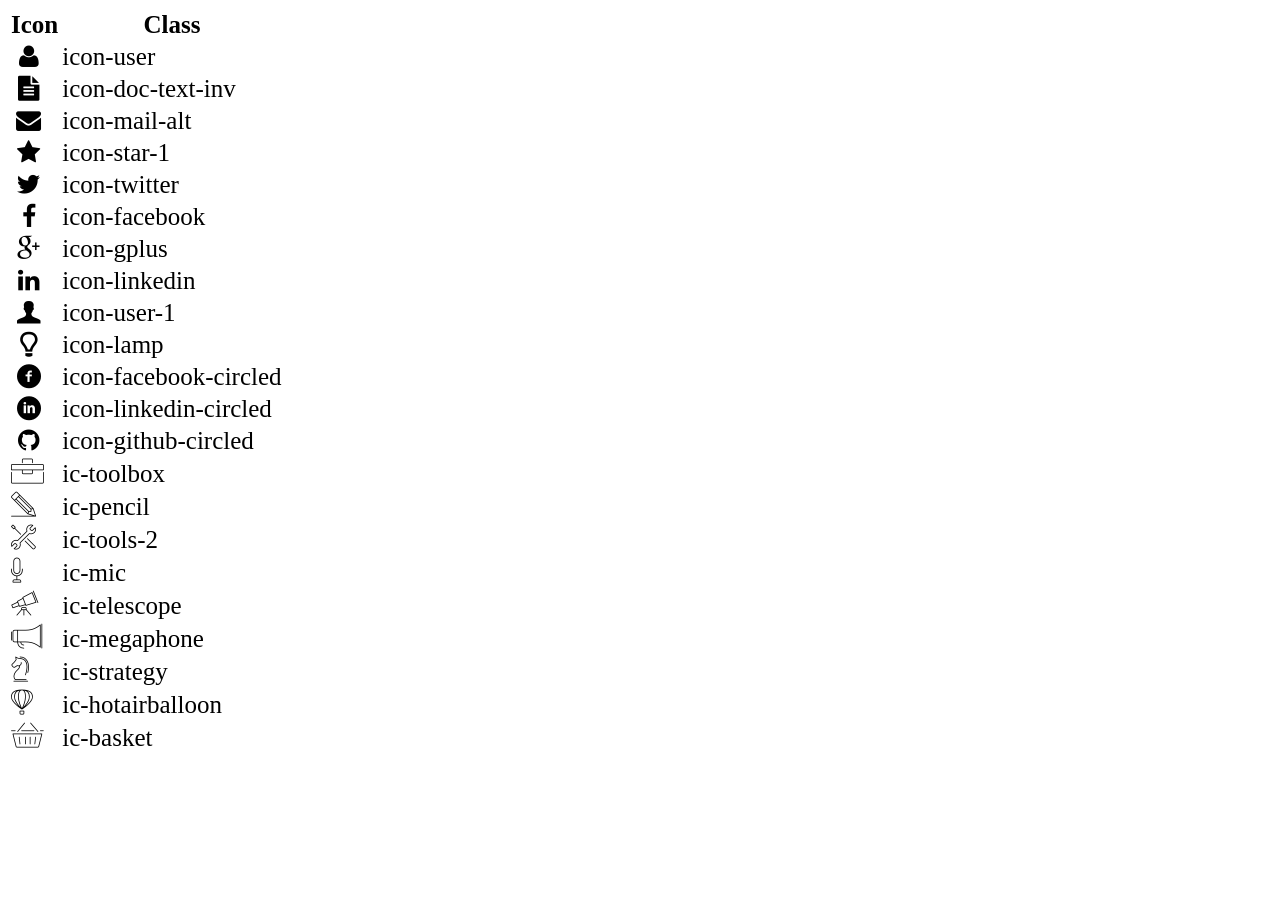
<file: Assignment03/icon-list.html>
<!DOCTYPE html>
<html lang="en">
  <head>
    <meta charset="UTF-8" />
    <meta http-equiv="X-UA-Compatible" content="IE=edge" />
    <meta name="viewport" content="width=device-width, initial-scale=1.0" />
    <link rel="stylesheet" href="css/font.css" />
    <title>Icon List</title>
  </head>

  <body>
    <table style="font-size: 25px">
      <thead>
        <tr>
          <th>Icon</th>
          <th>Class</th>
        </tr>
      </thead>
      <tbody>
        <tr>
          <td><i class="icon-user"></i></td>
          <td>icon-user</td>
        </tr>
        <tr>
          <td><i class="icon-doc-text-inv"></i></td>
          <td>icon-doc-text-inv</td>
        </tr>
        <tr>
          <td><i class="icon-mail-alt"></i></td>
          <td>icon-mail-alt</td>
        </tr>
        <tr>
          <td><i class="icon-star-1"></i></td>
          <td>icon-star-1</td>
        </tr>
        <tr>
          <td><i class="icon-twitter"></i></td>
          <td>icon-twitter</td>
        </tr>
        <tr>
          <td><i class="icon-facebook"></i></td>
          <td>icon-facebook</td>
        </tr>
        <tr>
          <td><i class="icon-gplus"></i></td>
          <td>icon-gplus</td>
        </tr>
        <tr>
          <td><i class="icon-linkedin"></i></td>
          <td>icon-linkedin</td>
        </tr>
        <tr>
          <td><i class="icon-user-1"></i></td>
          <td>icon-user-1</td>
        </tr>
        <tr>
          <td><i class="icon-lamp"></i></td>
          <td>icon-lamp</td>
        </tr>
        <tr>
          <td><i class="icon-facebook-circled"></i></td>
          <td>icon-facebook-circled</td>
        </tr>
        <tr>
          <td><i class="icon-linkedin-circled"></i></td>
          <td>icon-linkedin-circled</td>
        </tr>
        <tr>
          <td><i class="icon-github-circled"></i></td>
          <td>icon-github-circled</td>
        </tr>
        <tr>
          <td><i class="ic-toolbox"></i></td>
          <td>ic-toolbox</td>
        </tr>
        <tr>
          <td><i class="ic-pencil"></i></td>
          <td>ic-pencil</td>
        </tr>
        <tr>
          <td><i class="ic-tools-2"></i></td>
          <td>ic-tools-2</td>
        </tr>

        <tr>
          <td><i class="ic-mic"></i></td>
          <td>ic-mic</td>
        </tr>
        <tr>
          <td><i class="ic-telescope"></i></td>
          <td>ic-telescope</td>
        </tr>
        <tr>
          <td><i class="ic-megaphone"></i></td>
          <td>ic-megaphone</td>
        </tr>
        <tr>
          <td><i class="ic-strategy"></i></td>
          <td>ic-strategy</td>
        </tr>
        <tr>
          <td><i class="ic-hotairballoon"></i></td>
          <td>ic-hotairballoon</td>
        </tr>
        <tr>
          <td><i class="ic-basket"></i></td>
          <td>ic-basket</td>
        </tr>
      </tbody>
    </table>
  </body>
</html>
</file>
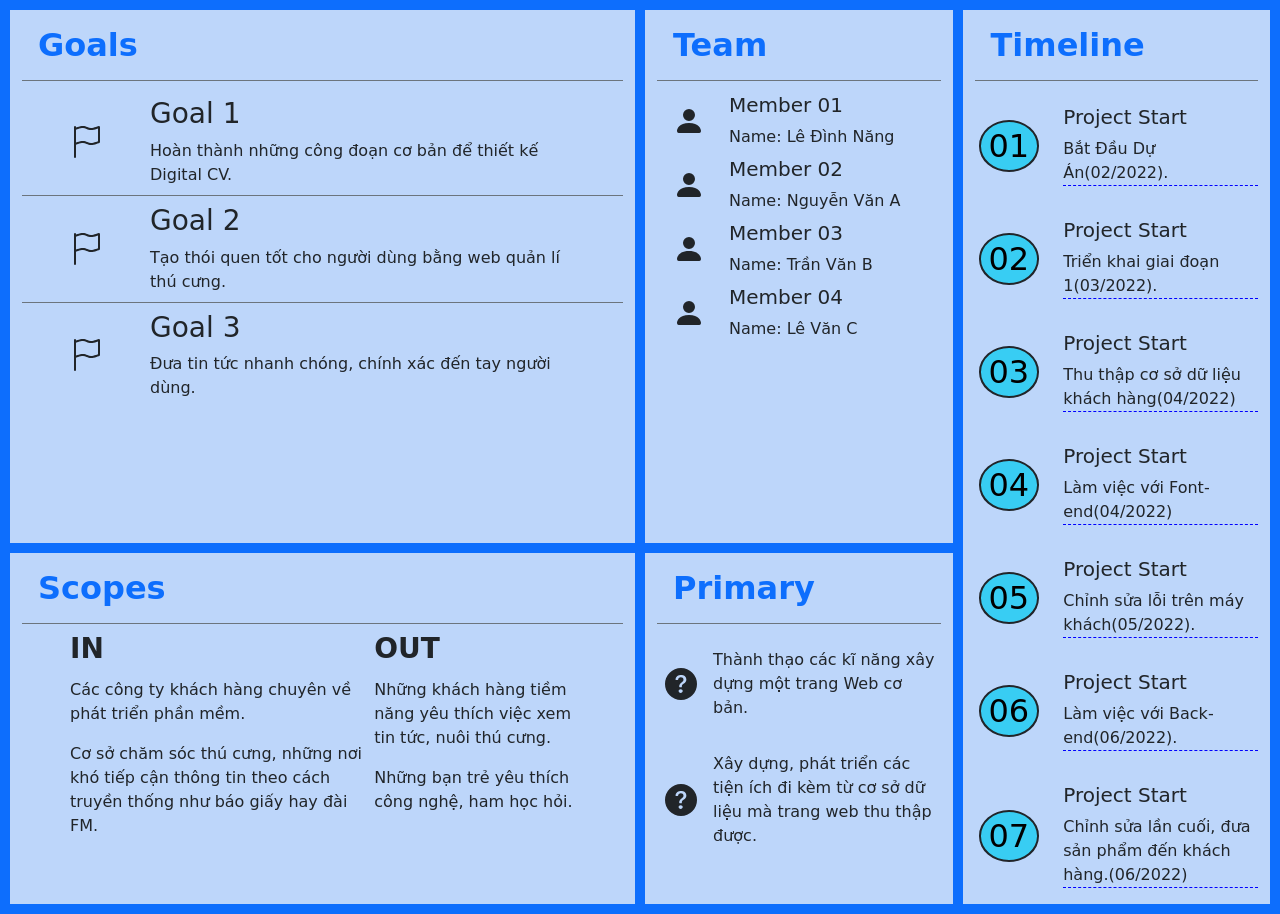
<file: Assignment03/project-charter.html>
<!DOCTYPE html>
<html lang="en">
  <head>
    <meta charset="UTF-8" >
    <meta http-equiv="X-UA-Compatible" content="IE=edge" >
    <meta name="viewport" content="width=device-width, initial-scale=1.0" >
    <link href="https://cdn.jsdelivr.net/npm/bootstrap@5.2.3/dist/css/bootstrap.min.css"
          rel="stylesheet"
          integrity="sha384-rbsA2VBKQhggwzxH7pPCaAqO46MgnOM80zW1RWuH61DGLwZJEdK2Kadq2F9CUG65"
          crossorigin="anonymous">
    <link rel="stylesheet" href="https://cdn.jsdelivr.net/npm/bootstrap-icons@1.10.2/font/bootstrap-icons.css">
    <title>Project Charter</title>
  </head>
  <body>
    <div class="container-fluid bg-primary border border-primary border-5">
      <div class="row">
        <div class="col-md-6">
          <div class="row" style="height: 60%">
            <div class="col-md-12 bg-light bg-opacity-75 border border-primary border-5 h-100">
              <div class="h2 text-primary fw-bold p-3 border-bottom border-secondary border-1">Goals</div>
              <div class="d-flex justify-content-start align-content-center border-bottom border-secondary border-1 py-2">
                <div class="ms-5 d-flex align-self-center">
                  <svg
                    xmlns="http://www.w3.org/2000/svg"
                    width="32"
                    height="32"
                    fill="currentColor"
                    class="bi bi-flag"
                    viewBox="0 0 16 16">
                    <path d="M14.778.085A.5.5 0 0 1 15 .5V8a.5.5 0 0 1-.314.464L14.5 8l.186.464-.003.001-.006.003-.023.009a12.435 12.435 0 0 1-.397.15c-.264.095-.631.223-1.047.35-.816.252-1.879.523-2.71.523-.847 0-1.548-.28-2.158-.525l-.028-.01C7.68 8.71 7.14 8.5 6.5 8.5c-.7 0-1.638.23-2.437.477A19.626 19.626 0 0 0 3 9.342V15.5a.5.5 0 0 1-1 0V.5a.5.5 0 0 1 1 0v.282c.226-.079.496-.17.79-.26C4.606.272 5.67 0 6.5 0c.84 0 1.524.277 2.121.519l.043.018C9.286.788 9.828 1 10.5 1c.7 0 1.638-.23 2.437-.477a19.587 19.587 0 0 0 1.349-.476l.019-.007.004-.002h.001M14 1.221c-.22.078-.48.167-.766.255-.81.252-1.872.523-2.734.523-.886 0-1.592-.286-2.203-.534l-.008-.003C7.662 1.21 7.139 1 6.5 1c-.669 0-1.606.229-2.415.478A21.294 21.294 0 0 0 3 1.845v6.433c.22-.078.48-.167.766-.255C4.576 7.77 5.638 7.5 6.5 7.5c.847 0 1.548.28 2.158.525l.028.01C9.32 8.29 9.86 8.5 10.5 8.5c.668 0 1.606-.229 2.415-.478A21.317 21.317 0 0 0 14 7.655V1.222z"/>
                  </svg>
                </div>
                <div class="mx-5">
                  <div class="h3">Goal 1</div>
                  <div class="">Hoàn thành những công đoạn cơ bản để thiết kế Digital CV. </div>
                </div>
              </div>
              <div class="d-flex justify-content-start align-content-center border-bottom border-secondary border-1 py-2">
                <div class="ms-5 d-flex align-self-center">
                  <svg
                    xmlns="http://www.w3.org/2000/svg"
                    width="32"
                    height="32"
                    fill="currentColor"
                    class="bi bi-flag"
                    viewBox="0 0 16 16">
                    <path d="M14.778.085A.5.5 0 0 1 15 .5V8a.5.5 0 0 1-.314.464L14.5 8l.186.464-.003.001-.006.003-.023.009a12.435 12.435 0 0 1-.397.15c-.264.095-.631.223-1.047.35-.816.252-1.879.523-2.71.523-.847 0-1.548-.28-2.158-.525l-.028-.01C7.68 8.71 7.14 8.5 6.5 8.5c-.7 0-1.638.23-2.437.477A19.626 19.626 0 0 0 3 9.342V15.5a.5.5 0 0 1-1 0V.5a.5.5 0 0 1 1 0v.282c.226-.079.496-.17.79-.26C4.606.272 5.67 0 6.5 0c.84 0 1.524.277 2.121.519l.043.018C9.286.788 9.828 1 10.5 1c.7 0 1.638-.23 2.437-.477a19.587 19.587 0 0 0 1.349-.476l.019-.007.004-.002h.001M14 1.221c-.22.078-.48.167-.766.255-.81.252-1.872.523-2.734.523-.886 0-1.592-.286-2.203-.534l-.008-.003C7.662 1.21 7.139 1 6.5 1c-.669 0-1.606.229-2.415.478A21.294 21.294 0 0 0 3 1.845v6.433c.22-.078.48-.167.766-.255C4.576 7.77 5.638 7.5 6.5 7.5c.847 0 1.548.28 2.158.525l.028.01C9.32 8.29 9.86 8.5 10.5 8.5c.668 0 1.606-.229 2.415-.478A21.317 21.317 0 0 0 14 7.655V1.222z"/>
                  </svg>
                </div>
                <div class="mx-5">
                  <div class="h3">Goal 2</div>
                  <div class="">Tạo thói quen tốt cho người dùng bằng web quản lí thú cưng.</div>
                </div>
              </div>
              <div class="d-flex justify-content-start align-content-center py-2">
                <div class="ms-5 d-flex align-self-center">
                  <svg
                    xmlns="http://www.w3.org/2000/svg"
                    width="32"
                    height="32"
                    fill="currentColor"
                    class="bi bi-flag"
                    viewBox="0 0 16 16">
                    <path d="M14.778.085A.5.5 0 0 1 15 .5V8a.5.5 0 0 1-.314.464L14.5 8l.186.464-.003.001-.006.003-.023.009a12.435 12.435 0 0 1-.397.15c-.264.095-.631.223-1.047.35-.816.252-1.879.523-2.71.523-.847 0-1.548-.28-2.158-.525l-.028-.01C7.68 8.71 7.14 8.5 6.5 8.5c-.7 0-1.638.23-2.437.477A19.626 19.626 0 0 0 3 9.342V15.5a.5.5 0 0 1-1 0V.5a.5.5 0 0 1 1 0v.282c.226-.079.496-.17.79-.26C4.606.272 5.67 0 6.5 0c.84 0 1.524.277 2.121.519l.043.018C9.286.788 9.828 1 10.5 1c.7 0 1.638-.23 2.437-.477a19.587 19.587 0 0 0 1.349-.476l.019-.007.004-.002h.001M14 1.221c-.22.078-.48.167-.766.255-.81.252-1.872.523-2.734.523-.886 0-1.592-.286-2.203-.534l-.008-.003C7.662 1.21 7.139 1 6.5 1c-.669 0-1.606.229-2.415.478A21.294 21.294 0 0 0 3 1.845v6.433c.22-.078.48-.167.766-.255C4.576 7.77 5.638 7.5 6.5 7.5c.847 0 1.548.28 2.158.525l.028.01C9.32 8.29 9.86 8.5 10.5 8.5c.668 0 1.606-.229 2.415-.478A21.317 21.317 0 0 0 14 7.655V1.222z"/>
                  </svg>
                </div>
                <div class="mx-5">
                  <div class="h3">Goal 3</div>
                  <div class="">Đưa tin tức nhanh chóng, chính xác đến tay người dùng.</div>
                </div>
              </div>
            </div>
          </div>
          <div class="row" style="height: 40%">
            <div class="col-md-12 bg-light bg-opacity-75 border border-primary border-5 h-100">
              <div class="h2 text-primary fw-bold p-3 border-bottom border-secondary border-1">Scopes</div>
              <div class="d-flex justify-content-between mx-5">
                <div>
                  <div class="h3 text-uppercase fw-bold pb-1">in</div>
                  <p>Các công ty khách hàng chuyên về phát triển phần mềm.</p>
                  <p>Cơ sở chăm sóc thú cưng, những nơi khó tiếp cận thông tin theo cách truyền thống như báo giấy hay đài FM.</p>
                </div>
                <div>
                  <div class="h3 text-uppercase fw-bold pb-1">out</div>
                  <p> Những khách hàng tiềm năng yêu thích việc xem tin tức, nuôi thú cưng.</p>
                  <p> Những bạn trẻ yêu thích công nghệ, ham học hỏi.</p>
                </div>
              </div>
            </div>
          </div>
        </div>
        <div class="col-md-3">
          <div class="row" style="height: 60%">
            <div class="col-md-12 bg-light bg-opacity-75 border border-primary border-5 h-100">
              <div  class="h2 text-primary fw-bold p-3 border-bottom border-secondary border-1">Team</div>
              <div class="d-flex justify-content-start align-content-center py-1">
                <div class="ms-3 d-flex align-self-center">
                  <svg
                    xmlns="http://www.w3.org/2000/svg"
                    width="32"
                    height="32"
                    fill="currentColor"
                    class="bi bi-person-fill"
                    viewBox="0 0 16 16"> 
                    <path d="M3 14s-1 0-1-1 1-4 6-4 6 3 6 4-1 1-1 1H3Zm5-6a3 3 0 1 0 0-6 3 3 0 0 0 0 6Z"/>
                  </svg>
                </div>
                <div class="ms-4">
                  <div class="h5">Member 01</div>
                  <div>Name: Lê Đình Năng</div>
                </div>
              </div>
              <div  class="d-flex justify-content-start align-content-center py-1">
                <div class="ms-3 d-flex align-self-center">
                  <svg
                    xmlns="http://www.w3.org/2000/svg"
                    width="32"
                    height="32"
                    fill="currentColor"
                    class="bi bi-person-fill"
                    viewBox="0 0 16 16">
                  
                    <path d="M3 14s-1 0-1-1 1-4 6-4 6 3 6 4-1 1-1 1H3Zm5-6a3 3 0 1 0 0-6 3 3 0 0 0 0 6Z" />
                  </svg>
                </div>
                <div class="ms-4">
                  <div class="h5">Member 02</div>
                  <div>Name: Nguyễn Văn A</div>
                </div>
              </div>
              <div class="d-flex justify-content-start align-content-center py-1">
                <div class="ms-3 d-flex align-self-center">
                  <svg
                    xmlns="http://www.w3.org/2000/svg"
                    width="32"
                    height="32"
                    fill="currentColor"
                    class="bi bi-person-fill"
                    viewBox="0 0 16 16">
                    <path d="M3 14s-1 0-1-1 1-4 6-4 6 3 6 4-1 1-1 1H3Zm5-6a3 3 0 1 0 0-6 3 3 0 0 0 0 6Z"  />
                  </svg>
                </div>
                <div class="ms-4">
                  <div class="h5">Member 03</div>
                  <div>Name: Trần Văn B</div>
                </div>
              </div>
              <div class="d-flex justify-content-start align-content-center pt-1">
                <div class="ms-3 d-flex align-self-center">
                  <svg
                    xmlns="http://www.w3.org/2000/svg"
                    width="32"
                    height="32"
                    fill="currentColor"
                    class="bi bi-person-fill"
                    viewBox="0 0 16 16">
                  
                    <path  d="M3 14s-1 0-1-1 1-4 6-4 6 3 6 4-1 1-1 1H3Zm5-6a3 3 0 1 0 0-6 3 3 0 0 0 0 6Z" />
                   </svg>
                </div>
                <div class="ms-4">
                  <div class="h5">Member 04</div>
                  <div>Name: Lê Văn C</div>
                </div>
              </div>
            </div>
          </div>
          <div class="row" style="height: 40%">
            <div class="col-md-12 bg-light bg-opacity-75 border border-primary border-5 h-100">
              <div class="h2 text-primary fw-bold p-3 border-bottom border-secondary border-1">Primary</div>
              <div class="d-flex justify-content-start align-content-center py-3">
                <div class="ms-2 d-flex align-self-center">
                  <svg
                    xmlns="http://www.w3.org/2000/svg"
                    width="32"
                    height="32"
                    fill="currentColor"
                    class="bi bi-question-circle-fill"
                    viewBox="0 0 16 16" >
                    <path d="M16 8A8 8 0 1 1 0 8a8 8 0 0 1 16 0zM5.496 6.033h.825c.138 0 .248-.113.266-.25.09-.656.54-1.134 1.342-1.134.686 0 1.314.343 1.314 1.168 0 .635-.374.927-.965 1.371-.673.489-1.206 1.06-1.168 1.987l.003.217a.25.25 0 0 0 .25.246h.811a.25.25 0 0 0 .25-.25v-.105c0-.718.273-.927 1.01-1.486.609-.463 1.244-.977 1.244-2.056 0-1.511-1.276-2.241-2.673-2.241-1.267 0-2.655.59-2.75 2.286a.237.237 0 0 0 .241.247zm2.325 6.443c.61 0 1.029-.394 1.029-.927 0-.552-.42-.94-1.029-.94-.584 0-1.009.388-1.009.94 0 .533.425.927 1.01.927z"/>
                  </svg>
                </div>
                <div class="ms-3">
                  <div>Thành thạo các kĩ năng xây dựng một trang Web cơ bản. </div>
                </div>
              </div>
              <div class="d-flex justify-content-start align-content-center py-3">
                <div class="ms-2 d-flex align-self-center">
                  <svg
                    xmlns="http://www.w3.org/2000/svg"
                    width="32"
                    height="32"
                    fill="currentColor"
                    class="bi bi-question-circle-fill"
                    viewBox="0 0 16 16">
                    <path d="M16 8A8 8 0 1 1 0 8a8 8 0 0 1 16 0zM5.496 6.033h.825c.138 0 .248-.113.266-.25.09-.656.54-1.134 1.342-1.134.686 0 1.314.343 1.314 1.168 0 .635-.374.927-.965 1.371-.673.489-1.206 1.06-1.168 1.987l.003.217a.25.25 0 0 0 .25.246h.811a.25.25 0 0 0 .25-.25v-.105c0-.718.273-.927 1.01-1.486.609-.463 1.244-.977 1.244-2.056 0-1.511-1.276-2.241-2.673-2.241-1.267 0-2.655.59-2.75 2.286a.237.237 0 0 0 .241.247zm2.325 6.443c.61 0 1.029-.394 1.029-.927 0-.552-.42-.94-1.029-.94-.584 0-1.009.388-1.009.94 0 .533.425.927 1.01.927z" /> 
                  </svg>
                </div>
                <div class="ms-3">
                  <div> Xây dựng, phát triển các tiện ích đi kèm từ cơ sở dữ liệu mà trang web thu thập được.</div>
                </div>
              </div>
            </div>
          </div>
        </div>
        <div class="col-md-3 bg-light bg-opacity-75 border border-primary border-5">
          <div class="h2 text-primary fw-bold p-3 border-bottom border-secondary border-1"> Timeline</div>
          <div class="d-flex justify-content-start align-content-center py-3">
            <div   class="ms-1 d-flex align-self-center justify-content-center text-bg-info px-2 fs-2 border border-dark border-2 rounded-circle"> 01</div>
            <div class="ms-4" style="border-bottom: 1px dashed blue">
              <div class="h5">Project Start</div>
              <div>Bắt Đầu Dự Án(02/2022).</div>
            </div>
          </div>
          <div class="d-flex justify-content-start align-content-center py-3">
            <div class="ms-1 d-flex align-self-center justify-content-center text-bg-info px-2 fs-2 border border-dark border-2 rounded-circle">02</div>
            <div class="ms-4" style="border-bottom: 1px dashed blue">
              <div class="h5">Project Start</div>
              <div>Triển khai giai đoạn 1(03/2022).</div>
            </div>
          </div>
          <div class="d-flex justify-content-start align-content-center py-3">
            <div class="ms-1 d-flex align-self-center justify-content-center text-bg-info px-2 fs-2 border border-dark border-2 rounded-circle">03 </div>
            <div class="ms-4" style="border-bottom: 1px dashed blue">
              <div class="h5">Project Start</div>
              <div>Thu thập cơ sở dữ liệu khách hàng(04/2022)</div>
            </div>
          </div>
          <div class="d-flex justify-content-start align-content-center py-3">
            <div class="ms-1 d-flex align-self-center justify-content-center text-bg-info px-2 fs-2 border border-dark border-2 rounded-circle"> 04 </div>
            <div class="ms-4" style="border-bottom: 1px dashed blue">
              <div class="h5">Project Start</div>
              <div>Làm việc với Font-end(04/2022)</div>
            </div>
          </div>
          <div class="d-flex justify-content-start align-content-center py-3">
            <div class="ms-1 d-flex align-self-center justify-content-center text-bg-info px-2 fs-2 border border-dark border-2 rounded-circle">05</div>
            <div class="ms-4" style="border-bottom: 1px dashed blue">
              <div class="h5">Project Start</div>
              <div>Chỉnh sửa lỗi trên máy khách(05/2022).</div>
            </div>
          </div>
          <div class="d-flex justify-content-start align-content-center py-3">
            <div class="ms-1 d-flex align-self-center justify-content-center text-bg-info px-2 fs-2 border border-dark border-2 rounded-circle">06</div>
            <div class="ms-4" style="border-bottom: 1px dashed blue">
              <div class="h5">Project Start</div>
              <div>Làm việc với Back-end(06/2022).</div>
            </div>
          </div>
          <div class="d-flex justify-content-start align-content-center py-3">
            <div class="ms-1 d-flex align-self-center justify-content-center text-bg-info px-2 fs-2 border border-dark border-2 rounded-circle"> 07 </div>
            <div class="ms-4" style="border-bottom: 1px dashed blue">
              <div class="h5">Project Start</div>
              <div>Chỉnh sửa lần cuối, đưa sản phẩm đến khách hàng.(06/2022)</div>
            </div>
          </div>
        </div>
      </div>
    </div>
  </body>
</html>
</file>
<file: Assignment03/css/font.css>
@font-face {
  font-family: "open_sanslight";
  src: url("../fonts/OpenSans-Light-webfont.eot");
  src: url("../fonts/OpenSans-Light-webfont.eot#iefix")
      format("embedded-opentype"),
    url("../fonts/OpenSans-Light-webfont.woff") format("woff"),
    url("../fonts/OpenSans-Light-webfont.ttf") format("truetype"),
    url("../fonts/OpenSans-Light-webfont.svg#open_sanslight") format("svg");
  font-weight: normal;
  font-style: normal;
}

@font-face {
  font-family: "open_sansitalic";
  src: url("../fonts/OpenSans-Italic-webfont.eot");
  src: url("../fonts/OpenSans-Italic-webfont.eot#iefix")
      format("embedded-opentype"),
    url("../fonts/OpenSans-Italic-webfont.woff") format("woff"),
    url("../fonts/OpenSans-Italic-webfont.ttf") format("truetype"),
    url("../fonts/OpenSans-Italic-webfont.svg#open_sansitalic") format("svg");
  font-weight: normal;
  font-style: normal;
}

@font-face {
  font-family: "open_sanssemibold";
  src: url("../fonts/OpenSans-Semibold-webfont.eot");
  src: url("../fonts/OpenSans-Semibold-webfont.eot#iefix")
      format("embedded-opentype"),
    url("../fonts/OpenSans-Semibold-webfont.woff") format("woff"),
    url("../fonts/OpenSans-Semibold-webfont.ttf") format("truetype"),
    url("../fonts/OpenSans-Semibold-webfont.svg#open_sanssemibold")
      format("svg");
  font-weight: normal;
  font-style: normal;
}

@font-face {
  font-family: "open_sanslight_italic";
  src: url("../fonts/OpenSans-LightItalic-webfont.eot");
  src: url("../fonts/OpenSans-LightItalic-webfont.eot#iefix")
      format("embedded-opentype"),
    url("../fonts/OpenSans-LightItalic-webfont.woff") format("woff"),
    url("../fonts/OpenSans-LightItalic-webfont.ttf") format("truetype"),
    url("../fonts/OpenSans-LightItalic-webfont.svg#open_sanslight_italic")
      format("svg");
  font-weight: normal;
  font-style: normal;
}

@font-face {
  font-family: "open_sansregular";
  src: url("../fonts/OpenSans-Regular-webfont.eot");
  src: url("../fonts/OpenSans-Regular-webfont.eot#iefix")
      format("embedded-opentype"),
    url("../fonts/OpenSans-Regular-webfont.woff") format("woff"),
    url("../fonts/OpenSans-Regular-webfont.ttf") format("truetype"),
    url("../fonts/OpenSans-Regular-webfont.svg#open_sansregular") format("svg");
  font-weight: normal;
  font-style: normal;
}

@font-face {
  font-family: "fontello";
  src: url("../fonts/fontello.eot");
  src: url("../fonts/fontello.eot#iefix") format("embedded-opentype"),
    url("../fonts/fontello.woff") format("woff"),
    url("../fonts/fontello.ttf") format("truetype"),
    url("../fonts/fontello.svg#fontello") format("svg");
  font-weight: normal;
  font-style: normal;
}

[class^="icon-"]:before,
[class*=" icon-"]:before {
  font-family: "fontello";
  font-style: normal;
  font-weight: normal;
  speak-as: none;

  display: inline-block;
  text-decoration: inherit;
  width: 1em;
  margin-right: 0.2em;
  text-align: center;
  /* opacity: .8; */

  /* For safety - reset parent styles, that can break glyph codes*/
  font-variant: normal;
  text-transform: none;

  /* fix buttons height, for twitter bootstrap */
  line-height: 1em;

  /* Animation center compensation - margins should be symmetric */
  /* remove if not needed */
  margin-left: 0.2em;

  /* you can be more comfortable with increased icons size */
  /* font-size: 120%; */

  /* Font smoothing. That was taken from TWBS */
  -webkit-font-smoothing: antialiased;
  -moz-osx-font-smoothing: grayscale;

  /* Uncomment for 3D effect */
  /* text-shadow: 1px 1px 1px rgba(127, 127, 127, 0.3); */
}

.icon-emo-happy:before {
  content: "\e800";
}

/* '' */
.icon-emo-wink:before {
  content: "\e801";
}

/* '' */
.icon-emo-wink2:before {
  content: "\e802";
}

/* '' */
.icon-emo-unhappy:before {
  content: "\e803";
}

/* '' */
.icon-emo-sleep:before {
  content: "\e804";
}

/* '' */
.icon-emo-thumbsup:before {
  content: "\e805";
}

/* '' */
.icon-emo-devil:before {
  content: "\e806";
}

/* '' */
.icon-emo-surprised:before {
  content: "\e807";
}

/* '' */
.icon-emo-tongue:before {
  content: "\e808";
}

/* '' */
.icon-emo-coffee:before {
  content: "\e809";
}

/* '' */
.icon-emo-sunglasses:before {
  content: "\e80a";
}

/* '' */
.icon-emo-displeased:before {
  content: "\e80b";
}

/* '' */
.icon-emo-beer:before {
  content: "\e80c";
}

/* '' */
.icon-emo-grin:before {
  content: "\e80d";
}

/* '' */
.icon-emo-angry:before {
  content: "\e80e";
}

/* '' */
.icon-emo-saint:before {
  content: "\e80f";
}

/* '' */
.icon-emo-cry:before {
  content: "\e810";
}

/* '' */
.icon-emo-shoot:before {
  content: "\e811";
}

/* '' */
.icon-emo-squint:before {
  content: "\e812";
}

/* '' */
.icon-emo-laugh:before {
  content: "\e813";
}

/* '' */
.icon-spin1:before {
  content: "\e814";
}

/* '' */
.icon-spin2:before {
  content: "\e815";
}

/* '' */
.icon-spin3:before {
  content: "\e816";
}

/* '' */
.icon-spin4:before {
  content: "\e817";
}

/* '' */
.icon-spin5:before {
  content: "\e818";
}

/* '' */
.icon-spin6:before {
  content: "\e819";
}

/* '' */
.icon-firefox:before {
  content: "\e81a";
}

/* '' */
.icon-chrome:before {
  content: "\e81b";
}

/* '' */
.icon-opera:before {
  content: "\e81c";
}

/* '' */
.icon-ie:before {
  content: "\e81d";
}

/* '' */
.icon-crown:before {
  content: "\e81e";
}

/* '' */
.icon-crown-plus:before {
  content: "\e81f";
}

/* '' */
.icon-crown-minus:before {
  content: "\e820";
}

/* '' */
.icon-marquee:before {
  content: "\e821";
}

/* '' */
.icon-glass:before {
  content: "\e822";
}

/* '' */
.icon-music:before {
  content: "\e823";
}

/* '' */
.icon-search:before {
  content: "\e824";
}

/* '' */
.icon-mail:before {
  content: "\e825";
}

/* '' */
.icon-mail-alt:before {
  content: "\e826";
}

/* '' */
.icon-mail-squared:before {
  content: "\e827";
}

/* '' */
.icon-heart:before {
  content: "\e828";
}

/* '' */
.icon-heart-empty:before {
  content: "\e829";
}

/* '' */
.icon-star-1:before {
  content: "\e82a";
}

/* '' */
.icon-star-empty-1:before {
  content: "\e82b";
}

/* '' */
.icon-star-half:before {
  content: "\e82c";
}

/* '' */
.icon-star-half-alt:before {
  content: "\e82d";
}

/* '' */
.icon-user:before {
  content: "\e82e";
}

/* '' */
.icon-user-plus:before {
  content: "\e82f";
}

/* '' */
.icon-user-times:before {
  content: "\e830";
}

/* '' */
.icon-users:before {
  content: "\e831";
}

/* '' */
.icon-male:before {
  content: "\e832";
}

/* '' */
.icon-female:before {
  content: "\e833";
}

/* '' */
.icon-child:before {
  content: "\e834";
}

/* '' */
.icon-user-secret:before {
  content: "\e835";
}

/* '' */
.icon-video:before {
  content: "\e836";
}

/* '' */
.icon-videocam:before {
  content: "\e837";
}

/* '' */
.icon-picture:before {
  content: "\e838";
}

/* '' */
.icon-camera:before {
  content: "\e839";
}

/* '' */
.icon-camera-alt:before {
  content: "\e83a";
}

/* '' */
.icon-th-large:before {
  content: "\e83b";
}

/* '' */
.icon-th:before {
  content: "\e83c";
}

/* '' */
.icon-th-list:before {
  content: "\e83d";
}

/* '' */
.icon-ok:before {
  content: "\e83e";
}

/* '' */
.icon-ok-circled:before {
  content: "\e83f";
}

/* '' */
.icon-ok-circled2:before {
  content: "\e840";
}

/* '' */
.icon-ok-squared:before {
  content: "\e841";
}

/* '' */
.icon-cancel:before {
  content: "\e842";
}

/* '' */
.icon-cancel-circled:before {
  content: "\e843";
}

/* '' */
.icon-cancel-circled2:before {
  content: "\e844";
}

/* '' */
.icon-plus:before {
  content: "\e845";
}

/* '' */
.icon-plus-circled:before {
  content: "\e846";
}

/* '' */
.icon-plus-squared:before {
  content: "\e847";
}

/* '' */
.icon-plus-squared-alt:before {
  content: "\e848";
}

/* '' */
.icon-minus:before {
  content: "\e849";
}

/* '' */
.icon-minus-circled:before {
  content: "\e84a";
}

/* '' */
.icon-minus-squared:before {
  content: "\e84b";
}

/* '' */
.icon-minus-squared-alt:before {
  content: "\e84c";
}

/* '' */
.icon-help:before {
  content: "\e84d";
}

/* '' */
.icon-help-circled:before {
  content: "\e84e";
}

/* '' */
.icon-info-circled:before {
  content: "\e84f";
}

/* '' */
.icon-info:before {
  content: "\e850";
}

/* '' */
.icon-home:before {
  content: "\e851";
}

/* '' */
.icon-link:before {
  content: "\e852";
}

/* '' */
.icon-unlink:before {
  content: "\e853";
}

/* '' */
.icon-link-ext:before {
  content: "\e854";
}

/* '' */
.icon-link-ext-alt:before {
  content: "\e855";
}

/* '' */
.icon-attach:before {
  content: "\e856";
}

/* '' */
.icon-lock:before {
  content: "\e857";
}

/* '' */
.icon-lock-open:before {
  content: "\e858";
}

/* '' */
.icon-lock-open-alt:before {
  content: "\e859";
}

/* '' */
.icon-pin:before {
  content: "\e85a";
}

/* '' */
.icon-eye:before {
  content: "\e85b";
}

/* '' */
.icon-eye-off:before {
  content: "\e85c";
}

/* '' */
.icon-tag-1:before {
  content: "\e85d";
}

/* '' */
.icon-tags:before {
  content: "\e85e";
}

/* '' */
.icon-bookmark:before {
  content: "\e85f";
}

/* '' */
.icon-bookmark-empty:before {
  content: "\e860";
}

/* '' */
.icon-flag:before {
  content: "\e861";
}

/* '' */
.icon-flag-empty:before {
  content: "\e862";
}

/* '' */
.icon-flag-checkered:before {
  content: "\e863";
}

/* '' */
.icon-thumbs-up:before {
  content: "\e864";
}

/* '' */
.icon-thumbs-down:before {
  content: "\e865";
}

/* '' */
.icon-thumbs-up-alt:before {
  content: "\e866";
}

/* '' */
.icon-thumbs-down-alt:before {
  content: "\e867";
}

/* '' */
.icon-download:before {
  content: "\e868";
}

/* '' */
.icon-upload:before {
  content: "\e869";
}

/* '' */
.icon-download-cloud:before {
  content: "\e86a";
}

/* '' */
.icon-upload-cloud:before {
  content: "\e86b";
}

/* '' */
.icon-reply:before {
  content: "\e86c";
}

/* '' */
.icon-reply-all:before {
  content: "\e86d";
}

/* '' */
.icon-forward:before {
  content: "\e86e";
}

/* '' */
.icon-quote-left:before {
  content: "\e86f";
}

/* '' */
.icon-quote-right:before {
  content: "\e870";
}

/* '' */
.icon-code:before {
  content: "\e871";
}

/* '' */
.icon-export:before {
  content: "\e872";
}

/* '' */
.icon-export-alt:before {
  content: "\e873";
}

/* '' */
.icon-share:before {
  content: "\e874";
}

/* '' */
.icon-share-squared:before {
  content: "\e875";
}

/* '' */
.icon-pencil:before {
  content: "\e876";
}

/* '' */
.icon-pencil-squared:before {
  content: "\e877";
}

/* '' */
.icon-edit:before {
  content: "\e878";
}

/* '' */
.icon-print:before {
  content: "\e879";
}

/* '' */
.icon-retweet:before {
  content: "\e87a";
}

/* '' */
.icon-keyboard:before {
  content: "\e87b";
}

/* '' */
.icon-gamepad:before {
  content: "\e87c";
}

/* '' */
.icon-comment:before {
  content: "\e87d";
}

/* '' */
.icon-chat:before {
  content: "\e87e";
}

/* '' */
.icon-comment-empty:before {
  content: "\e87f";
}

/* '' */
.icon-chat-empty:before {
  content: "\e880";
}

/* '' */
.icon-bell:before {
  content: "\e881";
}

/* '' */
.icon-bell-alt:before {
  content: "\e882";
}

/* '' */
.icon-bell-off:before {
  content: "\e883";
}

/* '' */
.icon-bell-off-empty:before {
  content: "\e884";
}

/* '' */
.icon-attention-alt:before {
  content: "\e885";
}

/* '' */
.icon-attention:before {
  content: "\e886";
}

/* '' */
.icon-attention-circled:before {
  content: "\e887";
}

/* '' */
.icon-location:before {
  content: "\e888";
}

/* '' */
.icon-direction:before {
  content: "\e889";
}

/* '' */
.icon-compass:before {
  content: "\e88a";
}

/* '' */
.icon-trash:before {
  content: "\e88b";
}

/* '' */
.icon-trash-empty:before {
  content: "\e88c";
}

/* '' */
.icon-doc:before {
  content: "\e88d";
}

/* '' */
.icon-docs:before {
  content: "\e88e";
}

/* '' */
.icon-doc-text:before {
  content: "\e88f";
}

/* '' */
.icon-doc-inv:before {
  content: "\e890";
}

/* '' */
.icon-doc-text-inv:before {
  content: "\e891";
}

/* '' */
.icon-file-pdf:before {
  content: "\e892";
}

/* '' */
.icon-file-word:before {
  content: "\e893";
}

/* '' */
.icon-file-excel:before {
  content: "\e894";
}

/* '' */
.icon-file-powerpoint:before {
  content: "\e895";
}

/* '' */
.icon-file-image:before {
  content: "\e896";
}

/* '' */
.icon-file-archive:before {
  content: "\e897";
}

/* '' */
.icon-file-audio:before {
  content: "\e898";
}

/* '' */
.icon-file-video:before {
  content: "\e899";
}

/* '' */
.icon-file-code:before {
  content: "\e89a";
}

/* '' */
.icon-folder:before {
  content: "\e89b";
}

/* '' */
.icon-folder-open:before {
  content: "\e89c";
}

/* '' */
.icon-folder-empty:before {
  content: "\e89d";
}

/* '' */
.icon-folder-open-empty:before {
  content: "\e89e";
}

/* '' */
.icon-box:before {
  content: "\e89f";
}

/* '' */
.icon-rss:before {
  content: "\e8a0";
}

/* '' */
.icon-rss-squared:before {
  content: "\e8a1";
}

/* '' */
.icon-phone:before {
  content: "\e8a2";
}

/* '' */
.icon-phone-squared:before {
  content: "\e8a3";
}

/* '' */
.icon-fax:before {
  content: "\e8a4";
}

/* '' */
.icon-menu:before {
  content: "\e8a5";
}

/* '' */
.icon-cog:before {
  content: "\e8a6";
}

/* '' */
.icon-cog-alt:before {
  content: "\e8a7";
}

/* '' */
.icon-wrench:before {
  content: "\e8a8";
}

/* '' */
.icon-sliders:before {
  content: "\e8a9";
}

/* '' */
.icon-basket:before {
  content: "\e8aa";
}

/* '' */
.icon-cart-plus:before {
  content: "\e8ab";
}

/* '' */
.icon-cart-arrow-down:before {
  content: "\e8ac";
}

/* '' */
.icon-calendar:before {
  content: "\e8ad";
}

/* '' */
.icon-calendar-empty:before {
  content: "\e8ae";
}

/* '' */
.icon-login:before {
  content: "\e8af";
}

/* '' */
.icon-logout:before {
  content: "\e8b0";
}

/* '' */
.icon-mic:before {
  content: "\e8b1";
}

/* '' */
.icon-mute:before {
  content: "\e8b2";
}

/* '' */
.icon-volume-off:before {
  content: "\e8b3";
}

/* '' */
.icon-volume-down:before {
  content: "\e8b4";
}

/* '' */
.icon-volume-up:before {
  content: "\e8b5";
}

/* '' */
.icon-headphones:before {
  content: "\e8b6";
}

/* '' */
.icon-clock:before {
  content: "\e8b7";
}

/* '' */
.icon-lightbulb:before {
  content: "\e8b8";
}

/* '' */
.icon-block:before {
  content: "\e8b9";
}

/* '' */
.icon-resize-full:before {
  content: "\e8ba";
}

/* '' */
.icon-resize-full-alt:before {
  content: "\e8bb";
}

/* '' */
.icon-resize-small:before {
  content: "\e8bc";
}

/* '' */
.icon-resize-vertical:before {
  content: "\e8bd";
}

/* '' */
.icon-resize-horizontal:before {
  content: "\e8be";
}

/* '' */
.icon-move:before {
  content: "\e8bf";
}

/* '' */
.icon-zoom-in:before {
  content: "\e8c0";
}

/* '' */
.icon-zoom-out:before {
  content: "\e8c1";
}

/* '' */
.icon-down-circled2:before {
  content: "\e8c2";
}

/* '' */
.icon-up-circled2:before {
  content: "\e8c3";
}

/* '' */
.icon-left-circled2:before {
  content: "\e8c4";
}

/* '' */
.icon-right-circled2:before {
  content: "\e8c5";
}

/* '' */
.icon-down-dir:before {
  content: "\e8c6";
}

/* '' */
.icon-up-dir:before {
  content: "\e8c7";
}

/* '' */
.icon-left-dir:before {
  content: "\e8c8";
}

/* '' */
.icon-right-dir:before {
  content: "\e8c9";
}

/* '' */
.icon-down-open:before {
  content: "\e8ca";
}

/* '' */
.icon-left-open:before {
  content: "\e8cb";
}

/* '' */
.icon-right-open:before {
  content: "\e8cc";
}

/* '' */
.icon-up-open:before {
  content: "\e8cd";
}

/* '' */
.icon-angle-left:before {
  content: "\e8ce";
}

/* '' */
.icon-angle-right:before {
  content: "\e8cf";
}

/* '' */
.icon-angle-up:before {
  content: "\e8d0";
}

/* '' */
.icon-angle-down:before {
  content: "\e8d1";
}

/* '' */
.icon-angle-circled-left:before {
  content: "\e8d2";
}

/* '' */
.icon-angle-circled-right:before {
  content: "\e8d3";
}

/* '' */
.icon-angle-circled-up:before {
  content: "\e8d4";
}

/* '' */
.icon-angle-circled-down:before {
  content: "\e8d5";
}

/* '' */
.icon-angle-double-left:before {
  content: "\e8d6";
}

/* '' */
.icon-angle-double-right:before {
  content: "\e8d7";
}

/* '' */
.icon-angle-double-up:before {
  content: "\e8d8";
}

/* '' */
.icon-angle-double-down:before {
  content: "\e8d9";
}

/* '' */
.icon-down:before {
  content: "\e8da";
}

/* '' */
.icon-left:before {
  content: "\e8db";
}

/* '' */
.icon-right:before {
  content: "\e8dc";
}

/* '' */
.icon-up:before {
  content: "\e8dd";
}

/* '' */
.icon-down-big:before {
  content: "\e8de";
}

/* '' */
.icon-left-big:before {
  content: "\e8df";
}

/* '' */
.icon-right-big:before {
  content: "\e8e0";
}

/* '' */
.icon-up-big:before {
  content: "\e8e1";
}

/* '' */
.icon-right-hand:before {
  content: "\e8e2";
}

/* '' */
.icon-left-hand:before {
  content: "\e8e3";
}

/* '' */
.icon-up-hand:before {
  content: "\e8e4";
}

/* '' */
.icon-down-hand:before {
  content: "\e8e5";
}

/* '' */
.icon-left-circled:before {
  content: "\e8e6";
}

/* '' */
.icon-right-circled:before {
  content: "\e8e7";
}

/* '' */
.icon-up-circled:before {
  content: "\e8e8";
}

/* '' */
.icon-down-circled:before {
  content: "\e8e9";
}

/* '' */
.icon-cw:before {
  content: "\e8ea";
}

/* '' */
.icon-ccw:before {
  content: "\e8eb";
}

/* '' */
.icon-arrows-cw:before {
  content: "\e8ec";
}

/* '' */
.icon-level-up:before {
  content: "\e8ed";
}

/* '' */
.icon-level-down:before {
  content: "\e8ee";
}

/* '' */
.icon-shuffle:before {
  content: "\e8ef";
}

/* '' */
.icon-exchange:before {
  content: "\e8f0";
}

/* '' */
.icon-history:before {
  content: "\e8f1";
}

/* '' */
.icon-expand:before {
  content: "\e8f2";
}

/* '' */
.icon-collapse:before {
  content: "\e8f3";
}

/* '' */
.icon-expand-right:before {
  content: "\e8f4";
}

/* '' */
.icon-collapse-left:before {
  content: "\e8f5";
}

/* '' */
.icon-play:before {
  content: "\e8f6";
}

/* '' */
.icon-play-circled:before {
  content: "\e8f7";
}

/* '' */
.icon-play-circled2:before {
  content: "\e8f8";
}

/* '' */
.icon-stop:before {
  content: "\e8f9";
}

/* '' */
.icon-pause:before {
  content: "\e8fa";
}

/* '' */
.icon-to-end:before {
  content: "\e8fb";
}

/* '' */
.icon-to-end-alt:before {
  content: "\e8fc";
}

/* '' */
.icon-to-start:before {
  content: "\e8fd";
}

/* '' */
.icon-to-start-alt:before {
  content: "\e8fe";
}

/* '' */
.icon-fast-fw:before {
  content: "\e8ff";
}

/* '' */
.icon-fast-bw:before {
  content: "\e900";
}

/* '' */
.icon-eject:before {
  content: "\e901";
}

/* '' */
.icon-target:before {
  content: "\e902";
}

/* '' */
.icon-signal:before {
  content: "\e903";
}

/* '' */
.icon-wifi:before {
  content: "\e904";
}

/* '' */
.icon-award:before {
  content: "\e905";
}

/* '' */
.icon-desktop:before {
  content: "\e906";
}

/* '' */
.icon-laptop:before {
  content: "\e907";
}

/* '' */
.icon-tablet:before {
  content: "\e908";
}

/* '' */
.icon-mobile:before {
  content: "\e909";
}

/* '' */
.icon-inbox:before {
  content: "\e90a";
}

/* '' */
.icon-globe:before {
  content: "\e90b";
}

/* '' */
.icon-sun:before {
  content: "\e90c";
}

/* '' */
.icon-cloud:before {
  content: "\e90d";
}

/* '' */
.icon-flash:before {
  content: "\e90e";
}

/* '' */
.icon-moon:before {
  content: "\e90f";
}

/* '' */
.icon-umbrella-1:before {
  content: "\e910";
}

/* '' */
.icon-flight:before {
  content: "\e911";
}

/* '' */
.icon-fighter-jet:before {
  content: "\e912";
}

/* '' */
.icon-paper-plane:before {
  content: "\e913";
}

/* '' */
.icon-paper-plane-empty:before {
  content: "\e914";
}

/* '' */
.icon-space-shuttle:before {
  content: "\e915";
}

/* '' */
.icon-leaf:before {
  content: "\e916";
}

/* '' */
.icon-font:before {
  content: "\e917";
}

/* '' */
.icon-bold:before {
  content: "\e918";
}

/* '' */
.icon-medium:before {
  content: "\e919";
}

/* '' */
.icon-italic:before {
  content: "\e91a";
}

/* '' */
.icon-header:before {
  content: "\e91b";
}

/* '' */
.icon-paragraph:before {
  content: "\e91c";
}

/* '' */
.icon-text-height:before {
  content: "\e91d";
}

/* '' */
.icon-text-width:before {
  content: "\e91e";
}

/* '' */
.icon-align-left:before {
  content: "\e91f";
}

/* '' */
.icon-align-center:before {
  content: "\e920";
}

/* '' */
.icon-align-right:before {
  content: "\e921";
}

/* '' */
.icon-align-justify:before {
  content: "\e922";
}

/* '' */
.icon-list:before {
  content: "\e923";
}

/* '' */
.icon-indent-left:before {
  content: "\e924";
}

/* '' */
.icon-indent-right:before {
  content: "\e925";
}

/* '' */
.icon-list-bullet:before {
  content: "\e926";
}

/* '' */
.icon-list-numbered:before {
  content: "\e927";
}

/* '' */
.icon-strike:before {
  content: "\e928";
}

/* '' */
.icon-underline:before {
  content: "\e929";
}

/* '' */
.icon-superscript:before {
  content: "\e92a";
}

/* '' */
.icon-subscript:before {
  content: "\e92b";
}

/* '' */
.icon-table:before {
  content: "\e92c";
}

/* '' */
.icon-columns:before {
  content: "\e92d";
}

/* '' */
.icon-crop:before {
  content: "\e92e";
}

/* '' */
.icon-scissors:before {
  content: "\e92f";
}

/* '' */
.icon-paste:before {
  content: "\e930";
}

/* '' */
.icon-briefcase:before {
  content: "\e931";
}

/* '' */
.icon-suitcase:before {
  content: "\e932";
}

/* '' */
.icon-ellipsis:before {
  content: "\e933";
}

/* '' */
.icon-ellipsis-vert:before {
  content: "\e934";
}

/* '' */
.icon-off:before {
  content: "\e935";
}

/* '' */
.icon-road:before {
  content: "\e936";
}

/* '' */
.icon-list-alt:before {
  content: "\e937";
}

/* '' */
.icon-qrcode:before {
  content: "\e938";
}

/* '' */
.icon-barcode:before {
  content: "\e939";
}

/* '' */
.icon-book:before {
  content: "\e93a";
}

/* '' */
.icon-ajust:before {
  content: "\e93b";
}

/* '' */
.icon-tint:before {
  content: "\e93c";
}

/* '' */
.icon-toggle-off:before {
  content: "\e93d";
}

/* '' */
.icon-toggle-on:before {
  content: "\e93e";
}

/* '' */
.icon-check:before {
  content: "\e93f";
}

/* '' */
.icon-check-empty:before {
  content: "\e940";
}

/* '' */
.icon-circle:before {
  content: "\e941";
}

/* '' */
.icon-circle-empty:before {
  content: "\e942";
}

/* '' */
.icon-circle-thin:before {
  content: "\e943";
}

/* '' */
.icon-circle-notch:before {
  content: "\e944";
}

/* '' */
.icon-dot-circled:before {
  content: "\e945";
}

/* '' */
.icon-asterisk:before {
  content: "\e946";
}

/* '' */
.icon-gift:before {
  content: "\e947";
}

/* '' */
.icon-fire:before {
  content: "\e948";
}

/* '' */
.icon-magnet:before {
  content: "\e949";
}

/* '' */
.icon-chart-bar:before {
  content: "\e94a";
}

/* '' */
.icon-chart-area:before {
  content: "\e94b";
}

/* '' */
.icon-chart-pie:before {
  content: "\e94c";
}

/* '' */
.icon-chart-line:before {
  content: "\e94d";
}

/* '' */
.icon-ticket:before {
  content: "\e94e";
}

/* '' */
.icon-credit-card:before {
  content: "\e94f";
}

/* '' */
.icon-floppy:before {
  content: "\e950";
}

/* '' */
.icon-megaphone:before {
  content: "\e951";
}

/* '' */
.icon-hdd:before {
  content: "\e952";
}

/* '' */
.icon-key:before {
  content: "\e953";
}

/* '' */
.icon-fork:before {
  content: "\e954";
}

/* '' */
.icon-rocket:before {
  content: "\e955";
}

/* '' */
.icon-bug:before {
  content: "\e956";
}

/* '' */
.icon-certificate:before {
  content: "\e957";
}

/* '' */
.icon-tasks:before {
  content: "\e958";
}

/* '' */
.icon-filter:before {
  content: "\e959";
}

/* '' */
.icon-beaker:before {
  content: "\e95a";
}

/* '' */
.icon-magic:before {
  content: "\e95b";
}

/* '' */
.icon-cab:before {
  content: "\e95c";
}

/* '' */
.icon-taxi:before {
  content: "\e95d";
}

/* '' */
.icon-truck:before {
  content: "\e95e";
}

/* '' */
.icon-bus:before {
  content: "\e95f";
}

/* '' */
.icon-bicycle:before {
  content: "\e960";
}

/* '' */
.icon-motorcycle:before {
  content: "\e961";
}

/* '' */
.icon-train:before {
  content: "\e962";
}

/* '' */
.icon-subway:before {
  content: "\e963";
}

/* '' */
.icon-ship:before {
  content: "\e964";
}

/* '' */
.icon-money:before {
  content: "\e965";
}

/* '' */
.icon-euro:before {
  content: "\e966";
}

/* '' */
.icon-pound:before {
  content: "\e967";
}

/* '' */
.icon-dollar:before {
  content: "\e968";
}

/* '' */
.icon-rupee:before {
  content: "\e969";
}

/* '' */
.icon-yen:before {
  content: "\e96a";
}

/* '' */
.icon-rouble:before {
  content: "\e96b";
}

/* '' */
.icon-shekel:before {
  content: "\e96c";
}

/* '' */
.icon-try:before {
  content: "\e96d";
}

/* '' */
.icon-won:before {
  content: "\e96e";
}

/* '' */
.icon-bitcoin:before {
  content: "\e96f";
}

/* '' */
.icon-viacoin:before {
  content: "\e970";
}

/* '' */
.icon-sort:before {
  content: "\e971";
}

/* '' */
.icon-sort-down:before {
  content: "\e972";
}

/* '' */
.icon-sort-up:before {
  content: "\e973";
}

/* '' */
.icon-sort-alt-up:before {
  content: "\e974";
}

/* '' */
.icon-sort-alt-down:before {
  content: "\e975";
}

/* '' */
.icon-sort-name-up:before {
  content: "\e976";
}

/* '' */
.icon-sort-name-down:before {
  content: "\e977";
}

/* '' */
.icon-sort-number-up:before {
  content: "\e978";
}

/* '' */
.icon-sort-number-down:before {
  content: "\e979";
}

/* '' */
.icon-hammer:before {
  content: "\e97a";
}

/* '' */
.icon-gauge:before {
  content: "\e97b";
}

/* '' */
.icon-sitemap:before {
  content: "\e97c";
}

/* '' */
.icon-spinner:before {
  content: "\e97d";
}

/* '' */
.icon-coffee:before {
  content: "\e97e";
}

/* '' */
.icon-food:before {
  content: "\e97f";
}

/* '' */
.icon-beer:before {
  content: "\e980";
}

/* '' */
.icon-user-md:before {
  content: "\e981";
}

/* '' */
.icon-stethoscope:before {
  content: "\e982";
}

/* '' */
.icon-heartbeat:before {
  content: "\e983";
}

/* '' */
.icon-ambulance:before {
  content: "\e984";
}

/* '' */
.icon-medkit:before {
  content: "\e985";
}

/* '' */
.icon-h-sigh:before {
  content: "\e986";
}

/* '' */
.icon-bed:before {
  content: "\e987";
}

/* '' */
.icon-hospital:before {
  content: "\e988";
}

/* '' */
.icon-building:before {
  content: "\e989";
}

/* '' */
.icon-building-filled:before {
  content: "\e98a";
}

/* '' */
.icon-bank:before {
  content: "\e98b";
}

/* '' */
.icon-smile:before {
  content: "\e98c";
}

/* '' */
.icon-frown:before {
  content: "\e98d";
}

/* '' */
.icon-meh:before {
  content: "\e98e";
}

/* '' */
.icon-anchor:before {
  content: "\e98f";
}

/* '' */
.icon-terminal:before {
  content: "\e990";
}

/* '' */
.icon-eraser:before {
  content: "\e991";
}

/* '' */
.icon-puzzle:before {
  content: "\e992";
}

/* '' */
.icon-shield:before {
  content: "\e993";
}

/* '' */
.icon-extinguisher:before {
  content: "\e994";
}

/* '' */
.icon-bullseye:before {
  content: "\e995";
}

/* '' */
.icon-wheelchair:before {
  content: "\e996";
}

/* '' */
.icon-language:before {
  content: "\e997";
}

/* '' */
.icon-graduation-cap:before {
  content: "\e998";
}

/* '' */
.icon-paw:before {
  content: "\e999";
}

/* '' */
.icon-spoon:before {
  content: "\e99a";
}

/* '' */
.icon-cube:before {
  content: "\e99b";
}

/* '' */
.icon-cubes:before {
  content: "\e99c";
}

/* '' */
.icon-recycle:before {
  content: "\e99d";
}

/* '' */
.icon-tree:before {
  content: "\e99e";
}

/* '' */
.icon-database:before {
  content: "\e99f";
}

/* '' */
.icon-server:before {
  content: "\e9a0";
}

/* '' */
.icon-lifebuoy:before {
  content: "\e9a1";
}

/* '' */
.icon-rebel:before {
  content: "\e9a2";
}

/* '' */
.icon-empire:before {
  content: "\e9a3";
}

/* '' */
.icon-bomb:before {
  content: "\e9a4";
}

/* '' */
.icon-soccer-ball:before {
  content: "\e9a5";
}

/* '' */
.icon-tty:before {
  content: "\e9a6";
}

/* '' */
.icon-binoculars:before {
  content: "\e9a7";
}

/* '' */
.icon-plug:before {
  content: "\e9a8";
}

/* '' */
.icon-newspaper:before {
  content: "\e9a9";
}

/* '' */
.icon-calc:before {
  content: "\e9aa";
}

/* '' */
.icon-copyright:before {
  content: "\e9ab";
}

/* '' */
.icon-at:before {
  content: "\e9ac";
}

/* '' */
.icon-eyedropper:before {
  content: "\e9ad";
}

/* '' */
.icon-brush:before {
  content: "\e9ae";
}

/* '' */
.icon-birthday:before {
  content: "\e9af";
}

/* '' */
.icon-diamond:before {
  content: "\e9b0";
}

/* '' */
.icon-street-view:before {
  content: "\e9b1";
}

/* '' */
.icon-venus:before {
  content: "\e9b2";
}

/* '' */
.icon-mars:before {
  content: "\e9b3";
}

/* '' */
.icon-mercury:before {
  content: "\e9b4";
}

/* '' */
.icon-transgender:before {
  content: "\e9b5";
}

/* '' */
.icon-transgender-alt:before {
  content: "\e9b6";
}

/* '' */
.icon-venus-double:before {
  content: "\e9b7";
}

/* '' */
.icon-mars-double:before {
  content: "\e9b8";
}

/* '' */
.icon-venus-mars:before {
  content: "\e9b9";
}

/* '' */
.icon-mars-stroke:before {
  content: "\e9ba";
}

/* '' */
.icon-mars-stroke-v:before {
  content: "\e9bb";
}

/* '' */
.icon-mars-stroke-h:before {
  content: "\e9bc";
}

/* '' */
.icon-neuter:before {
  content: "\e9bd";
}

/* '' */
.icon-cc-visa:before {
  content: "\e9be";
}

/* '' */
.icon-cc-mastercard:before {
  content: "\e9bf";
}

/* '' */
.icon-cc-discover:before {
  content: "\e9c0";
}

/* '' */
.icon-cc-amex:before {
  content: "\e9c1";
}

/* '' */
.icon-cc-paypal:before {
  content: "\e9c2";
}

/* '' */
.icon-cc-stripe:before {
  content: "\e9c3";
}

/* '' */
.icon-adn:before {
  content: "\e9c4";
}

/* '' */
.icon-android:before {
  content: "\e9c5";
}

/* '' */
.icon-angellist:before {
  content: "\e9c6";
}

/* '' */
.icon-apple:before {
  content: "\e9c7";
}

/* '' */
.icon-behance:before {
  content: "\e9c8";
}

/* '' */
.icon-behance-squared:before {
  content: "\e9c9";
}

/* '' */
.icon-bitbucket:before {
  content: "\e9ca";
}

/* '' */
.icon-bitbucket-squared:before {
  content: "\e9cb";
}

/* '' */
.icon-buysellads:before {
  content: "\e9cc";
}

/* '' */
.icon-cc:before {
  content: "\e9cd";
}

/* '' */
.icon-codeopen:before {
  content: "\e9ce";
}

/* '' */
.icon-connectdevelop:before {
  content: "\e9cf";
}

/* '' */
.icon-css3:before {
  content: "\e9d0";
}

/* '' */
.icon-dashcube:before {
  content: "\e9d1";
}

/* '' */
.icon-delicious:before {
  content: "\e9d2";
}

/* '' */
.icon-deviantart:before {
  content: "\e9d3";
}

/* '' */
.icon-digg:before {
  content: "\e9d4";
}

/* '' */
.icon-dribbble:before {
  content: "\e9d5";
}

/* '' */
.icon-dropbox:before {
  content: "\e9d6";
}

/* '' */
.icon-drupal:before {
  content: "\e9d7";
}

/* '' */
.icon-facebook:before {
  content: "\e9d8";
}

/* '' */
.icon-facebook-squared:before {
  content: "\e9d9";
}

/* '' */
.icon-facebook-official:before {
  content: "\e9da";
}

/* '' */
.icon-flickr:before {
  content: "\e9db";
}

/* '' */
.icon-forumbee:before {
  content: "\e9dc";
}

/* '' */
.icon-foursquare:before {
  content: "\e9dd";
}

/* '' */
.icon-git-squared:before {
  content: "\e9de";
}

/* '' */
.icon-git:before {
  content: "\e9df";
}

/* '' */
.icon-github:before {
  content: "\e9e0";
}

/* '' */
.icon-github-squared:before {
  content: "\e9e1";
}

/* '' */
.icon-github-circled:before {
  content: "\e9e2";
}

/* '' */
.icon-gittip:before {
  content: "\e9e3";
}

/* '' */
.icon-google:before {
  content: "\e9e4";
}

/* '' */
.icon-gplus:before {
  content: "\e9e5";
}

/* '' */
.icon-gplus-squared:before {
  content: "\e9e6";
}

/* '' */
.icon-gwallet:before {
  content: "\e9e7";
}

/* '' */
.icon-hacker-news:before {
  content: "\e9e8";
}

/* '' */
.icon-html5:before {
  content: "\e9e9";
}

/* '' */
.icon-instagram:before {
  content: "\e9ea";
}

/* '' */
.icon-ioxhost:before {
  content: "\e9eb";
}

/* '' */
.icon-joomla:before {
  content: "\e9ec";
}

/* '' */
.icon-jsfiddle:before {
  content: "\e9ed";
}

/* '' */
.icon-lastfm:before {
  content: "\e9ee";
}

/* '' */
.icon-lastfm-squared:before {
  content: "\e9ef";
}

/* '' */
.icon-leanpub:before {
  content: "\e9f0";
}

/* '' */
.icon-linkedin-squared:before {
  content: "\e9f1";
}

/* '' */
.icon-linux:before {
  content: "\e9f2";
}

/* '' */
.icon-linkedin:before {
  content: "\e9f3";
}

/* '' */
.icon-maxcdn:before {
  content: "\e9f4";
}

/* '' */
.icon-meanpath:before {
  content: "\e9f5";
}

/* '' */
.icon-openid:before {
  content: "\e9f6";
}

/* '' */
.icon-pagelines:before {
  content: "\e9f7";
}

/* '' */
.icon-paypal:before {
  content: "\e9f8";
}

/* '' */
.icon-pied-piper-squared:before {
  content: "\e9f9";
}

/* '' */
.icon-pied-piper-alt:before {
  content: "\e9fa";
}

/* '' */
.icon-pinterest:before {
  content: "\e9fb";
}

/* '' */
.icon-pinterest-circled:before {
  content: "\e9fc";
}

/* '' */
.icon-pinterest-squared:before {
  content: "\e9fd";
}

/* '' */
.icon-qq:before {
  content: "\e9fe";
}

/* '' */
.icon-reddit:before {
  content: "\e9ff";
}

/* '' */
.icon-reddit-squared:before {
  content: "\ea00";
}

/* '' */
.icon-renren:before {
  content: "\ea01";
}

/* '' */
.icon-sellsy:before {
  content: "\ea02";
}

/* '' */
.icon-shirtsinbulk:before {
  content: "\ea03";
}

/* '' */
.icon-simplybuilt:before {
  content: "\ea04";
}

/* '' */
.icon-skyatlas:before {
  content: "\ea05";
}

/* '' */
.icon-skype:before {
  content: "\ea06";
}

/* '' */
.icon-slack:before {
  content: "\ea07";
}

/* '' */
.icon-slideshare:before {
  content: "\ea08";
}

/* '' */
.icon-soundcloud:before {
  content: "\ea09";
}

/* '' */
.icon-spotify:before {
  content: "\ea0a";
}

/* '' */
.icon-stackexchange:before {
  content: "\ea0b";
}

/* '' */
.icon-stackoverflow:before {
  content: "\ea0c";
}

/* '' */
.icon-steam:before {
  content: "\ea0d";
}

/* '' */
.icon-steam-squared:before {
  content: "\ea0e";
}

/* '' */
.icon-stumbleupon:before {
  content: "\ea0f";
}

/* '' */
.icon-stumbleupon-circled:before {
  content: "\ea10";
}

/* '' */
.icon-tencent-weibo:before {
  content: "\ea11";
}

/* '' */
.icon-trello:before {
  content: "\ea12";
}

/* '' */
.icon-tumblr:before {
  content: "\ea13";
}

/* '' */
.icon-tumblr-squared:before {
  content: "\ea14";
}

/* '' */
.icon-twitch:before {
  content: "\ea15";
}

/* '' */
.icon-note:before {
  content: "\ea16";
}

/* '' */
.icon-note-beamed:before {
  content: "\ea17";
}

/* '' */
.icon-music-1:before {
  content: "\ea18";
}

/* '' */
.icon-search-1:before {
  content: "\ea19";
}

/* '' */
.icon-flashlight:before {
  content: "\ea1a";
}

/* '' */
.icon-mail-1:before {
  content: "\ea1b";
}

/* '' */
.icon-heart-1:before {
  content: "\ea1c";
}

/* '' */
.icon-heart-empty-1:before {
  content: "\ea1d";
}

/* '' */
.icon-star:before {
  content: "\ea1e";
}

/* '' */
.icon-star-empty:before {
  content: "\ea1f";
}

/* '' */
.icon-user-1:before {
  content: "\ea20";
}

/* '' */
.icon-users-1:before {
  content: "\ea21";
}

/* '' */
.icon-user-add:before {
  content: "\ea22";
}

/* '' */
.icon-video-1:before {
  content: "\ea23";
}

/* '' */
.icon-picture-1:before {
  content: "\ea24";
}

/* '' */
.icon-camera-1:before {
  content: "\ea25";
}

/* '' */
.icon-layout:before {
  content: "\ea26";
}

/* '' */
.icon-menu-1:before {
  content: "\ea27";
}

/* '' */
.icon-check-1:before {
  content: "\ea28";
}

/* '' */
.icon-cancel-1:before {
  content: "\ea29";
}

/* '' */
.icon-cancel-circled-1:before {
  content: "\ea2a";
}

/* '' */
.icon-cancel-squared:before {
  content: "\ea2b";
}

/* '' */
.icon-plus-1:before {
  content: "\ea2c";
}

/* '' */
.icon-plus-circled-1:before {
  content: "\ea2d";
}

/* '' */
.icon-plus-squared-1:before {
  content: "\ea2e";
}

/* '' */
.icon-minus-1:before {
  content: "\ea2f";
}

/* '' */
.icon-minus-circled-1:before {
  content: "\ea30";
}

/* '' */
.icon-minus-squared-1:before {
  content: "\ea31";
}

/* '' */
.icon-help-1:before {
  content: "\ea32";
}

/* '' */
.icon-help-circled-1:before {
  content: "\ea33";
}

/* '' */
.icon-info-1:before {
  content: "\ea34";
}

/* '' */
.icon-info-circled-1:before {
  content: "\ea35";
}

/* '' */
.icon-back:before {
  content: "\ea36";
}

/* '' */
.icon-home-1:before {
  content: "\ea37";
}

/* '' */
.icon-link-1:before {
  content: "\ea38";
}

/* '' */
.icon-attach-1:before {
  content: "\ea39";
}

/* '' */
.icon-lock-1:before {
  content: "\ea3a";
}

/* '' */
.icon-lock-open-1:before {
  content: "\ea3b";
}

/* '' */
.icon-eye-1:before {
  content: "\ea3c";
}

/* '' */
.icon-tag:before {
  content: "\ea3d";
}

/* '' */
.icon-bookmark-1:before {
  content: "\ea3e";
}

/* '' */
.icon-bookmarks:before {
  content: "\ea3f";
}

/* '' */
.icon-flag-1:before {
  content: "\ea40";
}

/* '' */
.icon-thumbs-up-1:before {
  content: "\ea41";
}

/* '' */
.icon-thumbs-down-1:before {
  content: "\ea42";
}

/* '' */
.icon-download-1:before {
  content: "\ea43";
}

/* '' */
.icon-upload-1:before {
  content: "\ea44";
}

/* '' */
.icon-upload-cloud-1:before {
  content: "\ea45";
}

/* '' */
.icon-reply-1:before {
  content: "\ea46";
}

/* '' */
.icon-reply-all-1:before {
  content: "\ea47";
}

/* '' */
.icon-forward-1:before {
  content: "\ea48";
}

/* '' */
.icon-quote:before {
  content: "\ea49";
}

/* '' */
.icon-code-1:before {
  content: "\ea4a";
}

/* '' */
.icon-export-1:before {
  content: "\ea4b";
}

/* '' */
.icon-pencil-1:before {
  content: "\ea4c";
}

/* '' */
.icon-feather:before {
  content: "\ea4d";
}

/* '' */
.icon-print-1:before {
  content: "\ea4e";
}

/* '' */
.icon-retweet-1:before {
  content: "\ea4f";
}

/* '' */
.icon-keyboard-1:before {
  content: "\ea50";
}

/* '' */
.icon-comment-1:before {
  content: "\ea51";
}

/* '' */
.icon-chat-1:before {
  content: "\ea52";
}

/* '' */
.icon-bell-1:before {
  content: "\ea53";
}

/* '' */
.icon-attention-1:before {
  content: "\ea54";
}

/* '' */
.icon-alert:before {
  content: "\ea55";
}

/* '' */
.icon-vcard:before {
  content: "\ea56";
}

/* '' */
.icon-address:before {
  content: "\ea57";
}

/* '' */
.icon-location-1:before {
  content: "\ea58";
}

/* '' */
.icon-map:before {
  content: "\ea59";
}

/* '' */
.icon-direction-1:before {
  content: "\ea5a";
}

/* '' */
.icon-compass-1:before {
  content: "\ea5b";
}

/* '' */
.icon-cup:before {
  content: "\ea5c";
}

/* '' */
.icon-trash-1:before {
  content: "\ea5d";
}

/* '' */
.icon-doc-1:before {
  content: "\ea5e";
}

/* '' */
.icon-docs-1:before {
  content: "\ea5f";
}

/* '' */
.icon-doc-landscape:before {
  content: "\ea60";
}

/* '' */
.icon-doc-text-1:before {
  content: "\ea61";
}

/* '' */
.icon-doc-text-inv-1:before {
  content: "\ea62";
}

/* '' */
.icon-newspaper-1:before {
  content: "\ea63";
}

/* '' */
.icon-book-open:before {
  content: "\ea64";
}

/* '' */
.icon-book-1:before {
  content: "\ea65";
}

/* '' */
.icon-folder-1:before {
  content: "\ea66";
}

/* '' */
.icon-archive:before {
  content: "\ea67";
}

/* '' */
.icon-box-1:before {
  content: "\ea68";
}

/* '' */
.icon-rss-1:before {
  content: "\ea69";
}

/* '' */
.icon-phone-1:before {
  content: "\ea6a";
}

/* '' */
.icon-cog-1:before {
  content: "\ea6b";
}

/* '' */
.icon-tools:before {
  content: "\ea6c";
}

/* '' */
.icon-share-1:before {
  content: "\ea6d";
}

/* '' */
.icon-shareable:before {
  content: "\ea6e";
}

/* '' */
.icon-basket-1:before {
  content: "\ea6f";
}

/* '' */
.icon-bag:before {
  content: "\ea70";
}

/* '' */
.icon-calendar-1:before {
  content: "\ea71";
}

/* '' */
.icon-login-1:before {
  content: "\ea72";
}

/* '' */
.icon-logout-1:before {
  content: "\ea73";
}

/* '' */
.icon-mic-1:before {
  content: "\ea74";
}

/* '' */
.icon-mute-1:before {
  content: "\ea75";
}

/* '' */
.icon-sound:before {
  content: "\ea76";
}

/* '' */
.icon-volume:before {
  content: "\ea77";
}

/* '' */
.icon-clock-1:before {
  content: "\ea78";
}

/* '' */
.icon-hourglass:before {
  content: "\ea79";
}

/* '' */
.icon-lamp:before {
  content: "\ea7a";
}

/* '' */
.icon-light-down:before {
  content: "\ea7b";
}

/* '' */
.icon-light-up:before {
  content: "\ea7c";
}

/* '' */
.icon-adjust:before {
  content: "\ea7d";
}

/* '' */
.icon-block-1:before {
  content: "\ea7e";
}

/* '' */
.icon-resize-full-1:before {
  content: "\ea7f";
}

/* '' */
.icon-resize-small-1:before {
  content: "\ea80";
}

/* '' */
.icon-popup:before {
  content: "\ea81";
}

/* '' */
.icon-publish:before {
  content: "\ea82";
}

/* '' */
.icon-window:before {
  content: "\ea83";
}

/* '' */
.icon-arrow-combo:before {
  content: "\ea84";
}

/* '' */
.icon-down-circled-1:before {
  content: "\ea85";
}

/* '' */
.icon-left-circled-1:before {
  content: "\ea86";
}

/* '' */
.icon-right-circled-1:before {
  content: "\ea87";
}

/* '' */
.icon-up-circled-1:before {
  content: "\ea88";
}

/* '' */
.icon-down-open-1:before {
  content: "\ea89";
}

/* '' */
.icon-left-open-1:before {
  content: "\ea8a";
}

/* '' */
.icon-right-open-1:before {
  content: "\ea8b";
}

/* '' */
.icon-up-open-1:before {
  content: "\ea8c";
}

/* '' */
.icon-down-open-mini:before {
  content: "\ea8d";
}

/* '' */
.icon-left-open-mini:before {
  content: "\ea8e";
}

/* '' */
.icon-right-open-mini:before {
  content: "\ea8f";
}

/* '' */
.icon-up-open-mini:before {
  content: "\ea90";
}

/* '' */
.icon-down-open-big:before {
  content: "\ea91";
}

/* '' */
.icon-left-open-big:before {
  content: "\ea92";
}

/* '' */
.icon-right-open-big:before {
  content: "\ea93";
}

/* '' */
.icon-up-open-big:before {
  content: "\ea94";
}

/* '' */
.icon-down-1:before {
  content: "\ea95";
}

/* '' */
.icon-left-1:before {
  content: "\ea96";
}

/* '' */
.icon-right-1:before {
  content: "\ea97";
}

/* '' */
.icon-up-1:before {
  content: "\ea98";
}

/* '' */
.icon-down-dir-1:before {
  content: "\ea99";
}

/* '' */
.icon-left-dir-1:before {
  content: "\ea9a";
}

/* '' */
.icon-right-dir-1:before {
  content: "\ea9b";
}

/* '' */
.icon-up-dir-1:before {
  content: "\ea9c";
}

/* '' */
.icon-down-bold:before {
  content: "\ea9d";
}

/* '' */
.icon-left-bold:before {
  content: "\ea9e";
}

/* '' */
.icon-right-bold:before {
  content: "\ea9f";
}

/* '' */
.icon-up-bold:before {
  content: "\eaa0";
}

/* '' */
.icon-down-thin:before {
  content: "\eaa1";
}

/* '' */
.icon-left-thin:before {
  content: "\eaa2";
}

/* '' */
.icon-right-thin:before {
  content: "\eaa3";
}

/* '' */
.icon-up-thin:before {
  content: "\eaa4";
}

/* '' */
.icon-ccw-1:before {
  content: "\eaa5";
}

/* '' */
.icon-cw-1:before {
  content: "\eaa6";
}

/* '' */
.icon-arrows-ccw:before {
  content: "\eaa7";
}

/* '' */
.icon-level-down-1:before {
  content: "\eaa8";
}

/* '' */
.icon-level-up-1:before {
  content: "\eaa9";
}

/* '' */
.icon-shuffle-1:before {
  content: "\eaaa";
}

/* '' */
.icon-loop:before {
  content: "\eaab";
}

/* '' */
.icon-switch:before {
  content: "\eaac";
}

/* '' */
.icon-play-1:before {
  content: "\eaad";
}

/* '' */
.icon-stop-1:before {
  content: "\eaae";
}

/* '' */
.icon-pause-1:before {
  content: "\eaaf";
}

/* '' */
.icon-record:before {
  content: "\eab0";
}

/* '' */
.icon-to-end-1:before {
  content: "\eab1";
}

/* '' */
.icon-to-start-1:before {
  content: "\eab2";
}

/* '' */
.icon-fast-forward:before {
  content: "\eab3";
}

/* '' */
.icon-fast-backward:before {
  content: "\eab4";
}

/* '' */
.icon-progress-0:before {
  content: "\eab5";
}

/* '' */
.icon-progress-1:before {
  content: "\eab6";
}

/* '' */
.icon-progress-2:before {
  content: "\eab7";
}

/* '' */
.icon-progress-3:before {
  content: "\eab8";
}

/* '' */
.icon-target-1:before {
  content: "\eab9";
}

/* '' */
.icon-palette:before {
  content: "\eaba";
}

/* '' */
.icon-list-1:before {
  content: "\eabb";
}

/* '' */
.icon-list-add:before {
  content: "\eabc";
}

/* '' */
.icon-signal-1:before {
  content: "\eabd";
}

/* '' */
.icon-trophy:before {
  content: "\eabe";
}

/* '' */
.icon-battery:before {
  content: "\eabf";
}

/* '' */
.icon-back-in-time:before {
  content: "\eac0";
}

/* '' */
.icon-monitor:before {
  content: "\eac1";
}

/* '' */
.icon-mobile-1:before {
  content: "\eac2";
}

/* '' */
.icon-network:before {
  content: "\eac3";
}

/* '' */
.icon-cd:before {
  content: "\eac4";
}

/* '' */
.icon-inbox-1:before {
  content: "\eac5";
}

/* '' */
.icon-install:before {
  content: "\eac6";
}

/* '' */
.icon-globe-1:before {
  content: "\eac7";
}

/* '' */
.icon-cloud-1:before {
  content: "\eac8";
}

/* '' */
.icon-cloud-thunder:before {
  content: "\eac9";
}

/* '' */
.icon-flash-1:before {
  content: "\eaca";
}

/* '' */
.icon-moon-1:before {
  content: "\eacb";
}

/* '' */
.icon-flight-1:before {
  content: "\eacc";
}

/* '' */
.icon-paper-plane-1:before {
  content: "\eacd";
}

/* '' */
.icon-leaf-1:before {
  content: "\eace";
}

/* '' */
.icon-lifebuoy-1:before {
  content: "\eacf";
}

/* '' */
.icon-mouse:before {
  content: "\ead0";
}

/* '' */
.icon-briefcase-1:before {
  content: "\ead1";
}

/* '' */
.icon-suitcase-1:before {
  content: "\ead2";
}

/* '' */
.icon-dot:before {
  content: "\ead3";
}

/* '' */
.icon-dot-2:before {
  content: "\ead4";
}

/* '' */
.icon-dot-3:before {
  content: "\ead5";
}

/* '' */
.icon-brush-1:before {
  content: "\ead6";
}

/* '' */
.icon-magnet-1:before {
  content: "\ead7";
}

/* '' */
.icon-infinity:before {
  content: "\ead8";
}

/* '' */
.icon-erase:before {
  content: "\ead9";
}

/* '' */
.icon-chart-pie-1:before {
  content: "\eada";
}

/* '' */
.icon-chart-line-1:before {
  content: "\eadb";
}

/* '' */
.icon-chart-bar-1:before {
  content: "\eadc";
}

/* '' */
.icon-chart-area-1:before {
  content: "\eadd";
}

/* '' */
.icon-tape:before {
  content: "\eade";
}

/* '' */
.icon-graduation-cap-1:before {
  content: "\eadf";
}

/* '' */
.icon-language-1:before {
  content: "\eae0";
}

/* '' */
.icon-ticket-1:before {
  content: "\eae1";
}

/* '' */
.icon-water:before {
  content: "\eae2";
}

/* '' */
.icon-droplet:before {
  content: "\eae3";
}

/* '' */
.icon-air:before {
  content: "\eae4";
}

/* '' */
.icon-credit-card-1:before {
  content: "\eae5";
}

/* '' */
.icon-floppy-1:before {
  content: "\eae6";
}

/* '' */
.icon-clipboard:before {
  content: "\eae7";
}

/* '' */
.icon-megaphone-1:before {
  content: "\eae8";
}

/* '' */
.icon-database-1:before {
  content: "\eae9";
}

/* '' */
.icon-drive:before {
  content: "\eaea";
}

/* '' */
.icon-bucket:before {
  content: "\eaeb";
}

/* '' */
.icon-thermometer:before {
  content: "\eaec";
}

/* '' */
.icon-key-1:before {
  content: "\eaed";
}

/* '' */
.icon-flow-cascade:before {
  content: "\eaee";
}

/* '' */
.icon-flow-branch:before {
  content: "\eaef";
}

/* '' */
.icon-flow-tree:before {
  content: "\eaf0";
}

/* '' */
.icon-flow-line:before {
  content: "\eaf1";
}

/* '' */
.icon-flow-parallel:before {
  content: "\eaf2";
}

/* '' */
.icon-rocket-1:before {
  content: "\eaf3";
}

/* '' */
.icon-gauge-1:before {
  content: "\eaf4";
}

/* '' */
.icon-traffic-cone:before {
  content: "\eaf5";
}

/* '' */
.icon-cc-1:before {
  content: "\eaf6";
}

/* '' */
.icon-cc-by:before {
  content: "\eaf7";
}

/* '' */
.icon-cc-nc:before {
  content: "\eaf8";
}

/* '' */
.icon-cc-nc-eu:before {
  content: "\eaf9";
}

/* '' */
.icon-cc-nc-jp:before {
  content: "\eafa";
}

/* '' */
.icon-cc-sa:before {
  content: "\eafb";
}

/* '' */
.icon-cc-nd:before {
  content: "\eafc";
}

/* '' */
.icon-cc-pd:before {
  content: "\eafd";
}

/* '' */
.icon-cc-zero:before {
  content: "\eafe";
}

/* '' */
.icon-cc-share:before {
  content: "\eaff";
}

/* '' */
.icon-cc-remix:before {
  content: "\eb00";
}

/* '' */
.icon-github-1:before {
  content: "\eb01";
}

/* '' */
.icon-github-circled-1:before {
  content: "\eb02";
}

/* '' */
.icon-flickr-1:before {
  content: "\eb03";
}

/* '' */
.icon-flickr-circled:before {
  content: "\eb04";
}

/* '' */
.icon-vimeo:before {
  content: "\eb05";
}

/* '' */
.icon-vimeo-circled:before {
  content: "\eb06";
}

/* '' */
.icon-twitter:before {
  content: "\eb07";
}

/* '' */
.icon-twitter-circled:before {
  content: "\eb08";
}

/* '' */
.icon-facebook-1:before {
  content: "\eb09";
}

/* '' */
.icon-facebook-circled:before {
  content: "\eb0a";
}

/* '' */
.icon-facebook-squared-1:before {
  content: "\eb0b";
}

/* '' */
.icon-gplus-1:before {
  content: "\eb0c";
}

/* '' */
.icon-gplus-circled:before {
  content: "\eb0d";
}

/* '' */
.icon-pinterest-1:before {
  content: "\eb0e";
}

/* '' */
.icon-pinterest-circled-1:before {
  content: "\eb0f";
}

/* '' */
.icon-tumblr-1:before {
  content: "\eb10";
}

/* '' */
.icon-tumblr-circled:before {
  content: "\eb11";
}

/* '' */
.icon-linkedin-1:before {
  content: "\eb12";
}

/* '' */
.icon-linkedin-circled:before {
  content: "\eb13";
}

/* '' */
.icon-dribbble-1:before {
  content: "\eb14";
}

/* '' */
.icon-dribbble-circled:before {
  content: "\eb15";
}

/* '' */
.icon-stumbleupon-1:before {
  content: "\eb16";
}

/* '' */
.icon-stumbleupon-circled-1:before {
  content: "\eb17";
}

/* '' */
.icon-lastfm-1:before {
  content: "\eb18";
}

/* '' */
.icon-lastfm-circled:before {
  content: "\eb19";
}

/* '' */
.icon-rdio:before {
  content: "\eb1a";
}

/* '' */
.icon-rdio-circled:before {
  content: "\eb1b";
}

/* '' */
.icon-spotify-1:before {
  content: "\eb1c";
}

/* '' */
.icon-spotify-circled:before {
  content: "\eb1d";
}

/* '' */
.icon-qq-1:before {
  content: "\eb1e";
}

/* '' */
.icon-instagram-1:before {
  content: "\eb1f";
}

/* '' */
.icon-dropbox-1:before {
  content: "\eb20";
}

/* '' */
.icon-evernote:before {
  content: "\eb21";
}

/* '' */
.icon-flattr:before {
  content: "\eb22";
}

/* '' */
.icon-skype-1:before {
  content: "\eb23";
}

/* '' */
.icon-skype-circled:before {
  content: "\eb24";
}

/* '' */
.icon-renren-1:before {
  content: "\eb25";
}

/* '' */
.icon-sina-weibo:before {
  content: "\eb26";
}

/* '' */
.icon-paypal-1:before {
  content: "\eb27";
}

/* '' */
.icon-picasa:before {
  content: "\eb28";
}

/* '' */
.icon-soundcloud-1:before {
  content: "\eb29";
}

/* '' */
.icon-mixi:before {
  content: "\eb2a";
}

/* '' */
.icon-behance-1:before {
  content: "\eb2b";
}

/* '' */
.icon-google-circles:before {
  content: "\eb2c";
}

/* '' */
.icon-vkontakte:before {
  content: "\eb2d";
}

/* '' */
.icon-music-outline:before {
  content: "\eb2e";
}

/* '' */
.icon-music-2:before {
  content: "\eb2f";
}

/* '' */
.icon-search-outline:before {
  content: "\eb30";
}

/* '' */
.icon-search-2:before {
  content: "\eb31";
}

/* '' */
.icon-mail-2:before {
  content: "\eb32";
}

/* '' */
.icon-heart-2:before {
  content: "\eb33";
}

/* '' */
.icon-heart-filled:before {
  content: "\eb34";
}

/* '' */
.icon-star-2:before {
  content: "\eb35";
}

/* '' */
.icon-star-filled:before {
  content: "\eb36";
}

/* '' */
.icon-user-outline:before {
  content: "\eb37";
}

/* '' */
.icon-user-2:before {
  content: "\eb38";
}

/* '' */
.icon-users-outline:before {
  content: "\eb39";
}

/* '' */
.icon-users-2:before {
  content: "\eb3a";
}

/* '' */
.icon-user-add-outline:before {
  content: "\eb3b";
}

/* '' */
.icon-user-add-1:before {
  content: "\eb3c";
}

/* '' */
.icon-user-delete-outline:before {
  content: "\eb3d";
}

/* '' */
.icon-user-delete:before {
  content: "\eb3e";
}

/* '' */
.icon-video-2:before {
  content: "\eb3f";
}

/* '' */
.icon-videocam-outline:before {
  content: "\eb40";
}

/* '' */
.icon-videocam-1:before {
  content: "\eb41";
}

/* '' */
.icon-picture-outline:before {
  content: "\eb42";
}

/* '' */
.icon-picture-2:before {
  content: "\eb43";
}

/* '' */
.icon-camera-outline:before {
  content: "\eb44";
}

/* '' */
.icon-camera-2:before {
  content: "\eb45";
}

/* '' */
.icon-th-outline:before {
  content: "\eb46";
}

/* '' */
.icon-th-1:before {
  content: "\eb47";
}

/* '' */
.icon-th-large-outline:before {
  content: "\eb48";
}

/* '' */
.icon-th-large-1:before {
  content: "\eb49";
}

/* '' */
.icon-th-list-outline:before {
  content: "\eb4a";
}

/* '' */
.icon-th-list-1:before {
  content: "\eb4b";
}

/* '' */
.icon-ok-outline:before {
  content: "\eb4c";
}

/* '' */
.icon-ok-1:before {
  content: "\eb4d";
}

/* '' */
.icon-cancel-outline:before {
  content: "\eb4e";
}

/* '' */
.icon-cancel-2:before {
  content: "\eb4f";
}

/* '' */
.icon-cancel-alt:before {
  content: "\eb50";
}

/* '' */
.icon-cancel-alt-filled:before {
  content: "\eb51";
}

/* '' */
.icon-cancel-circled-outline:before {
  content: "\eb52";
}

/* '' */
.icon-cancel-circled-2:before {
  content: "\eb53";
}

/* '' */
.icon-plus-outline:before {
  content: "\eb54";
}

/* '' */
.icon-plus-2:before {
  content: "\eb55";
}

/* '' */
.icon-minus-outline:before {
  content: "\eb56";
}

/* '' */
.icon-minus-2:before {
  content: "\eb57";
}

/* '' */
.icon-divide-outline:before {
  content: "\eb58";
}

/* '' */
.icon-divide:before {
  content: "\eb59";
}

/* '' */
.icon-eq-outline:before {
  content: "\eb5a";
}

/* '' */
.icon-eq:before {
  content: "\eb5b";
}

/* '' */
.icon-info-outline:before {
  content: "\eb5c";
}

/* '' */
.icon-info-2:before {
  content: "\eb5d";
}

/* '' */
.icon-home-outline:before {
  content: "\eb5e";
}

/* '' */
.icon-home-2:before {
  content: "\eb5f";
}

/* '' */
.icon-link-outline:before {
  content: "\eb60";
}

/* '' */
.icon-link-2:before {
  content: "\eb61";
}

/* '' */
.icon-attach-outline:before {
  content: "\eb62";
}

/* '' */
.icon-attach-2:before {
  content: "\eb63";
}

/* '' */
.icon-lock-2:before {
  content: "\eb64";
}

/* '' */
.icon-lock-filled:before {
  content: "\eb65";
}

/* '' */
.icon-lock-open-2:before {
  content: "\eb66";
}

/* '' */
.icon-lock-open-filled:before {
  content: "\eb67";
}

/* '' */
.icon-pin-outline:before {
  content: "\eb68";
}

/* '' */
.icon-pin-1:before {
  content: "\eb69";
}

/* '' */
.icon-eye-outline:before {
  content: "\eb6a";
}

/* '' */
.icon-eye-2:before {
  content: "\eb6b";
}

/* '' */
.icon-tag-2:before {
  content: "\eb6c";
}

/* '' */
.icon-tags-1:before {
  content: "\eb6d";
}

/* '' */
.icon-bookmark-2:before {
  content: "\eb6e";
}

/* '' */
.icon-flag-2:before {
  content: "\eb6f";
}

/* '' */
.icon-flag-filled:before {
  content: "\eb70";
}

/* '' */
.icon-thumbs-up-2:before {
  content: "\eb71";
}

/* '' */
.icon-thumbs-down-2:before {
  content: "\eb72";
}

/* '' */
.icon-download-outline:before {
  content: "\eb73";
}

/* '' */
.icon-download-2:before {
  content: "\eb74";
}

/* '' */
.icon-upload-outline:before {
  content: "\eb75";
}

/* '' */
.icon-upload-2:before {
  content: "\eb76";
}

/* '' */
.icon-upload-cloud-outline:before {
  content: "\eb77";
}

/* '' */
.icon-upload-cloud-2:before {
  content: "\eb78";
}

/* '' */
.icon-reply-outline:before {
  content: "\eb79";
}

/* '' */
.icon-reply-2:before {
  content: "\eb7a";
}

/* '' */
.icon-forward-outline:before {
  content: "\eb7b";
}

/* '' */
.icon-forward-2:before {
  content: "\eb7c";
}

/* '' */
.icon-code-outline:before {
  content: "\eb7d";
}

/* '' */
.icon-code-2:before {
  content: "\eb7e";
}

/* '' */
.icon-export-outline:before {
  content: "\eb7f";
}

/* '' */
.icon-export-2:before {
  content: "\eb80";
}

/* '' */
.icon-pencil-2:before {
  content: "\eb81";
}

/* '' */
.icon-pen:before {
  content: "\eb82";
}

/* '' */
.icon-feather-1:before {
  content: "\eb83";
}

/* '' */
.icon-edit-1:before {
  content: "\eb84";
}

/* '' */
.icon-print-2:before {
  content: "\eb85";
}

/* '' */
.icon-comment-2:before {
  content: "\eb86";
}

/* '' */
.icon-chat-2:before {
  content: "\eb87";
}

/* '' */
.icon-chat-alt:before {
  content: "\eb88";
}

/* '' */
.icon-bell-2:before {
  content: "\eb89";
}

/* '' */
.icon-attention-2:before {
  content: "\eb8a";
}

/* '' */
.icon-attention-filled:before {
  content: "\eb8b";
}

/* '' */
.icon-warning-empty:before {
  content: "\eb8c";
}

/* '' */
.icon-warning:before {
  content: "\eb8d";
}

/* '' */
.icon-contacts:before {
  content: "\eb8e";
}

/* '' */
.icon-vcard-1:before {
  content: "\eb8f";
}

/* '' */
.icon-address-1:before {
  content: "\eb90";
}

/* '' */
.icon-location-outline:before {
  content: "\eb91";
}

/* '' */
.icon-location-2:before {
  content: "\eb92";
}

/* '' */
.icon-map-1:before {
  content: "\eb93";
}

/* '' */
.icon-direction-outline:before {
  content: "\eb94";
}

/* '' */
.icon-direction-2:before {
  content: "\eb95";
}

/* '' */
.icon-compass-2:before {
  content: "\eb96";
}

/* '' */
.icon-trash-2:before {
  content: "\eb97";
}

/* '' */
.icon-doc-2:before {
  content: "\eb98";
}

/* '' */
.icon-doc-text-2:before {
  content: "\eb99";
}

/* '' */
.icon-doc-add:before {
  content: "\eb9a";
}

/* '' */
.icon-doc-remove:before {
  content: "\eb9b";
}

/* '' */
.icon-news:before {
  content: "\eb9c";
}

/* '' */
.icon-folder-2:before {
  content: "\eb9d";
}

/* '' */
.icon-folder-add:before {
  content: "\eb9e";
}

/* '' */
.icon-folder-delete:before {
  content: "\eb9f";
}

/* '' */
.icon-archive-1:before {
  content: "\eba0";
}

/* '' */
.icon-box-2:before {
  content: "\eba1";
}

/* '' */
.icon-rss-outline:before {
  content: "\eba2";
}

/* '' */
.icon-rss-2:before {
  content: "\eba3";
}

/* '' */
.icon-phone-outline:before {
  content: "\eba4";
}

/* '' */
.icon-phone-2:before {
  content: "\eba5";
}

/* '' */
.icon-menu-outline:before {
  content: "\eba6";
}

/* '' */
.icon-menu-2:before {
  content: "\eba7";
}

/* '' */
.icon-cog-outline:before {
  content: "\eba8";
}

/* '' */
.icon-cog-2:before {
  content: "\eba9";
}

/* '' */
.icon-wrench-outline:before {
  content: "\ebaa";
}

/* '' */
.icon-wrench-1:before {
  content: "\ebab";
}

/* '' */
.icon-basket-2:before {
  content: "\ebac";
}

/* '' */
.icon-calendar-outlilne:before {
  content: "\ebad";
}

/* '' */
.icon-calendar-2:before {
  content: "\ebae";
}

/* '' */
.icon-mic-outline:before {
  content: "\ebaf";
}

/* '' */
.icon-mic-2:before {
  content: "\ebb0";
}

/* '' */
.icon-volume-off-1:before {
  content: "\ebb1";
}

/* '' */
.icon-volume-low:before {
  content: "\ebb2";
}

/* '' */
.icon-volume-middle:before {
  content: "\ebb3";
}

/* '' */
.icon-volume-high:before {
  content: "\ebb4";
}

/* '' */
.icon-headphones-1:before {
  content: "\ebb5";
}

/* '' */
.icon-clock-2:before {
  content: "\ebb6";
}

/* '' */
.icon-wristwatch:before {
  content: "\ebb7";
}

/* '' */
.icon-stopwatch:before {
  content: "\ebb8";
}

/* '' */
.icon-lightbulb-1:before {
  content: "\ebb9";
}

/* '' */
.icon-block-outline:before {
  content: "\ebba";
}

/* '' */
.icon-block-2:before {
  content: "\ebbb";
}

/* '' */
.icon-resize-full-outline:before {
  content: "\ebbc";
}

/* '' */
.icon-resize-full-2:before {
  content: "\ebbd";
}

/* '' */
.icon-resize-normal-outline:before {
  content: "\ebbe";
}

/* '' */
.icon-resize-normal:before {
  content: "\ebbf";
}

/* '' */
.icon-move-outline:before {
  content: "\ebc0";
}

/* '' */
.icon-move-1:before {
  content: "\ebc1";
}

/* '' */
.icon-popup-1:before {
  content: "\ebc2";
}

/* '' */
.icon-zoom-in-outline:before {
  content: "\ebc3";
}

/* '' */
.icon-zoom-in-1:before {
  content: "\ebc4";
}

/* '' */
.icon-zoom-out-outline:before {
  content: "\ebc5";
}

/* '' */
.icon-zoom-out-1:before {
  content: "\ebc6";
}

/* '' */
.icon-popup-2:before {
  content: "\ebc7";
}

/* '' */
.icon-left-open-outline:before {
  content: "\ebc8";
}

/* '' */
.icon-left-open-2:before {
  content: "\ebc9";
}

/* '' */
.icon-right-open-outline:before {
  content: "\ebca";
}

/* '' */
.icon-right-open-2:before {
  content: "\ebcb";
}

/* '' */
.icon-down-2:before {
  content: "\ebcc";
}

/* '' */
.icon-left-2:before {
  content: "\ebcd";
}

/* '' */
.icon-right-2:before {
  content: "\ebce";
}

/* '' */
.icon-up-2:before {
  content: "\ebcf";
}

/* '' */
.icon-down-outline:before {
  content: "\ebd0";
}

/* '' */
.icon-left-outline:before {
  content: "\ebd1";
}

/* '' */
.icon-right-outline:before {
  content: "\ebd2";
}

/* '' */
.icon-up-outline:before {
  content: "\ebd3";
}

/* '' */
.icon-down-small:before {
  content: "\ebd4";
}

/* '' */
.icon-left-small:before {
  content: "\ebd5";
}

/* '' */
.icon-right-small:before {
  content: "\ebd6";
}

/* '' */
.icon-up-small:before {
  content: "\ebd7";
}

/* '' */
.icon-cw-outline:before {
  content: "\ebd8";
}

/* '' */
.icon-cw-2:before {
  content: "\ebd9";
}

/* '' */
.icon-arrows-cw-outline:before {
  content: "\ebda";
}

/* '' */
.icon-arrows-cw-1:before {
  content: "\ebdb";
}

/* '' */
.icon-loop-outline:before {
  content: "\ebdc";
}

/* '' */
.icon-loop-1:before {
  content: "\ebdd";
}

/* '' */
.icon-loop-alt-outline:before {
  content: "\ebde";
}

/* '' */
.icon-loop-alt:before {
  content: "\ebdf";
}

/* '' */
.icon-shuffle-2:before {
  content: "\ebe0";
}

/* '' */
.icon-play-outline:before {
  content: "\ebe1";
}

/* '' */
.icon-play-2:before {
  content: "\ebe2";
}

/* '' */
.icon-stop-outline:before {
  content: "\ebe3";
}

/* '' */
.icon-stop-2:before {
  content: "\ebe4";
}

/* '' */
.icon-pause-outline:before {
  content: "\ebe5";
}

/* '' */
.icon-pause-2:before {
  content: "\ebe6";
}

/* '' */
.icon-fast-fw-outline:before {
  content: "\ebe7";
}

/* '' */
.icon-fast-fw-1:before {
  content: "\ebe8";
}

/* '' */
.icon-rewind-outline:before {
  content: "\ebe9";
}

/* '' */
.icon-rewind:before {
  content: "\ebea";
}

/* '' */
.icon-record-outline:before {
  content: "\ebeb";
}

/* '' */
.icon-record-1:before {
  content: "\ebec";
}

/* '' */
.icon-eject-outline:before {
  content: "\ebed";
}

/* '' */
.icon-eject-1:before {
  content: "\ebee";
}

/* '' */
.icon-eject-alt-outline:before {
  content: "\ebef";
}

/* '' */
.icon-eject-alt:before {
  content: "\ebf0";
}

/* '' */
.icon-bat1:before {
  content: "\ebf1";
}

/* '' */
.icon-bat2:before {
  content: "\ebf2";
}

/* '' */
.icon-bat3:before {
  content: "\ebf3";
}

/* '' */
.icon-bat4:before {
  content: "\ebf4";
}

/* '' */
.icon-bat-charge:before {
  content: "\ebf5";
}

/* '' */
.icon-plug-1:before {
  content: "\ebf6";
}

/* '' */
.icon-target-outline:before {
  content: "\ebf7";
}

/* '' */
.icon-target-2:before {
  content: "\ebf8";
}

/* '' */
.icon-wifi-outline:before {
  content: "\ebf9";
}

/* '' */
.icon-wifi-1:before {
  content: "\ebfa";
}

/* '' */
.icon-desktop-1:before {
  content: "\ebfb";
}

/* '' */
.icon-laptop-1:before {
  content: "\ebfc";
}

/* '' */
.icon-tablet-1:before {
  content: "\ebfd";
}

/* '' */
.icon-mobile-2:before {
  content: "\ebfe";
}

/* '' */
.icon-contrast:before {
  content: "\ebff";
}

/* '' */
.icon-globe-outline:before {
  content: "\ec00";
}

/* '' */
.icon-globe-2:before {
  content: "\ec01";
}

/* '' */
.icon-globe-alt-outline:before {
  content: "\ec02";
}

/* '' */
.icon-globe-alt:before {
  content: "\ec03";
}

/* '' */
.icon-sun-1:before {
  content: "\ec04";
}

/* '' */
.icon-sun-filled:before {
  content: "\ec05";
}

/* '' */
.icon-cloud-2:before {
  content: "\ec06";
}

/* '' */
.icon-flash-outline:before {
  content: "\ec07";
}

/* '' */
.icon-flash-2:before {
  content: "\ec08";
}

/* '' */
.icon-moon-2:before {
  content: "\ec09";
}

/* '' */
.icon-waves-outline:before {
  content: "\ec0a";
}

/* '' */
.icon-waves:before {
  content: "\ec0b";
}

/* '' */
.icon-rain:before {
  content: "\ec0c";
}

/* '' */
.icon-cloud-sun:before {
  content: "\ec0d";
}

/* '' */
.icon-drizzle:before {
  content: "\ec0e";
}

/* '' */
.icon-snow:before {
  content: "\ec0f";
}

/* '' */
.icon-cloud-flash:before {
  content: "\ec10";
}

/* '' */
.icon-cloud-wind:before {
  content: "\ec11";
}

/* '' */
.icon-wind:before {
  content: "\ec12";
}

/* '' */
.icon-plane-outline:before {
  content: "\ec13";
}

/* '' */
.icon-plane:before {
  content: "\ec14";
}

/* '' */
.icon-leaf-2:before {
  content: "\ec15";
}

/* '' */
.icon-lifebuoy-2:before {
  content: "\ec16";
}

/* '' */
.icon-briefcase-2:before {
  content: "\ec17";
}

/* '' */
.icon-brush-2:before {
  content: "\ec18";
}

/* '' */
.icon-pipette:before {
  content: "\ec19";
}

/* '' */
.icon-power-outline:before {
  content: "\ec1a";
}

/* '' */
.icon-power:before {
  content: "\ec1b";
}

/* '' */
.icon-check-outline:before {
  content: "\ec1c";
}

/* '' */
.icon-check-2:before {
  content: "\ec1d";
}

/* '' */
.icon-gift-1:before {
  content: "\ec1e";
}

/* '' */
.icon-temperatire:before {
  content: "\ec1f";
}

/* '' */
.icon-chart-outline:before {
  content: "\ec20";
}

/* '' */
.icon-chart:before {
  content: "\ec21";
}

/* '' */
.icon-chart-alt-outline:before {
  content: "\ec22";
}

/* '' */
.icon-chart-alt:before {
  content: "\ec23";
}

/* '' */
.icon-chart-bar-outline:before {
  content: "\ec24";
}

/* '' */
.icon-chart-bar-2:before {
  content: "\ec25";
}

/* '' */
.icon-chart-pie-outline:before {
  content: "\ec26";
}

/* '' */
.icon-chart-pie-2:before {
  content: "\ec27";
}

/* '' */
.icon-ticket-2:before {
  content: "\ec28";
}

/* '' */
.icon-credit-card-2:before {
  content: "\ec29";
}

/* '' */
.icon-clipboard-1:before {
  content: "\ec2a";
}

/* '' */
.icon-database-2:before {
  content: "\ec2b";
}

/* '' */
.icon-key-outline:before {
  content: "\ec2c";
}

/* '' */
.icon-key-2:before {
  content: "\ec2d";
}

/* '' */
.icon-flow-split:before {
  content: "\ec2e";
}

/* '' */
.icon-flow-merge:before {
  content: "\ec2f";
}

/* '' */
.icon-flow-parallel-1:before {
  content: "\ec30";
}

/* '' */
.icon-flow-cross:before {
  content: "\ec31";
}

/* '' */
.icon-certificate-outline:before {
  content: "\ec32";
}

/* '' */
.icon-certificate-1:before {
  content: "\ec33";
}

/* '' */
.icon-scissors-outline:before {
  content: "\ec34";
}

/* '' */
.icon-scissors-1:before {
  content: "\ec35";
}

/* '' */
.icon-flask:before {
  content: "\ec36";
}

/* '' */
.icon-wine:before {
  content: "\ec37";
}

/* '' */
.icon-coffee-1:before {
  content: "\ec38";
}

/* '' */
.icon-beer-1:before {
  content: "\ec39";
}

/* '' */
.icon-anchor-outline:before {
  content: "\ec3a";
}

/* '' */
.icon-anchor-1:before {
  content: "\ec3b";
}

/* '' */
.icon-puzzle-outline:before {
  content: "\ec3c";
}

/* '' */
.icon-puzzle-1:before {
  content: "\ec3d";
}

/* '' */
.icon-tree-1:before {
  content: "\ec3e";
}

/* '' */
.icon-calculator:before {
  content: "\ec3f";
}

/* '' */
.icon-infinity-outline:before {
  content: "\ec40";
}

/* '' */
.icon-infinity-1:before {
  content: "\ec41";
}

/* '' */
.icon-pi-outline:before {
  content: "\ec42";
}

/* '' */
.icon-pi:before {
  content: "\ec43";
}

/* '' */
.icon-at-1:before {
  content: "\ec44";
}

/* '' */
.icon-at-circled:before {
  content: "\ec45";
}

/* '' */
.icon-looped-square-outline:before {
  content: "\ec46";
}

/* '' */
.icon-looped-square-interest:before {
  content: "\ec47";
}

/* '' */
.icon-sort-alphabet-outline:before {
  content: "\ec48";
}

/* '' */
.icon-sort-alphabet:before {
  content: "\ec49";
}

/* '' */
.icon-sort-numeric-outline:before {
  content: "\ec4a";
}

/* '' */
.icon-sort-numeric:before {
  content: "\ec4b";
}

/* '' */
.icon-dribbble-circled-1:before {
  content: "\ec4c";
}

/* '' */
.icon-dribbble-2:before {
  content: "\ec4d";
}

/* '' */
.icon-facebook-circled-1:before {
  content: "\ec4e";
}

/* '' */
.icon-facebook-2:before {
  content: "\ec4f";
}

/* '' */
.icon-flickr-circled-1:before {
  content: "\ec50";
}

/* '' */
.icon-flickr-2:before {
  content: "\ec51";
}

/* '' */
.icon-github-circled-2:before {
  content: "\ec52";
}

/* '' */
.icon-github-2:before {
  content: "\ec53";
}

/* '' */
.icon-lastfm-circled-1:before {
  content: "\ec54";
}

/* '' */
.icon-lastfm-2:before {
  content: "\ec55";
}

/* '' */
.icon-linkedin-circled-1:before {
  content: "\ec56";
}

/* '' */
.icon-linkedin-2:before {
  content: "\ec57";
}

/* '' */
.icon-pinterest-circled-2:before {
  content: "\ec58";
}

/* '' */
.icon-pinterest-2:before {
  content: "\ec59";
}

/* '' */
.icon-skype-outline:before {
  content: "\ec5a";
}

/* '' */
.icon-skype-2:before {
  content: "\ec5b";
}

/* '' */
.icon-tumbler-circled:before {
  content: "\ec5c";
}

/* '' */
.icon-tumbler:before {
  content: "\ec5d";
}

/* '' */
.icon-twitter-circled-1:before {
  content: "\ec5e";
}

/* '' */
.icon-twitter-1:before {
  content: "\ec5f";
}

/* '' */
.icon-vimeo-circled-1:before {
  content: "\ec60";
}

/* '' */
.icon-vimeo-1:before {
  content: "\ec61";
}

/* '' */
.icon-search-3:before {
  content: "\ec62";
}

/* '' */
.icon-mail-3:before {
  content: "\ec63";
}

/* '' */
.icon-heart-3:before {
  content: "\ec64";
}

/* '' */
.icon-heart-empty-2:before {
  content: "\ec65";
}

/* '' */
.icon-star-3:before {
  content: "\ec66";
}

/* '' */
.icon-user-3:before {
  content: "\ec67";
}

/* '' */
.icon-video-3:before {
  content: "\ec68";
}

/* '' */
.icon-picture-3:before {
  content: "\ec69";
}

/* '' */
.icon-camera-3:before {
  content: "\ec6a";
}

/* '' */
.icon-ok-2:before {
  content: "\ec6b";
}

/* '' */
.icon-ok-circle:before {
  content: "\ec6c";
}

/* '' */
.icon-cancel-3:before {
  content: "\ec6d";
}

/* '' */
.icon-cancel-circle:before {
  content: "\ec6e";
}

/* '' */
.icon-plus-3:before {
  content: "\ec6f";
}

/* '' */
.icon-plus-circle:before {
  content: "\ec70";
}

/* '' */
.icon-minus-3:before {
  content: "\ec71";
}

/* '' */
.icon-minus-circle:before {
  content: "\ec72";
}

/* '' */
.icon-help-2:before {
  content: "\ec73";
}

/* '' */
.icon-info-3:before {
  content: "\ec74";
}

/* '' */
.icon-home-3:before {
  content: "\ec75";
}

/* '' */
.icon-link-3:before {
  content: "\ec76";
}

/* '' */
.icon-attach-3:before {
  content: "\ec77";
}

/* '' */
.icon-lock-3:before {
  content: "\ec78";
}

/* '' */
.icon-lock-empty:before {
  content: "\ec79";
}

/* '' */
.icon-lock-open-3:before {
  content: "\ec7a";
}

/* '' */
.icon-lock-open-empty:before {
  content: "\ec7b";
}

/* '' */
.icon-pin-2:before {
  content: "\ec7c";
}

/* '' */
.icon-eye-3:before {
  content: "\ec7d";
}

/* '' */
.icon-tag-3:before {
  content: "\ec7e";
}

/* '' */
.icon-tag-empty:before {
  content: "\ec7f";
}

/* '' */
.icon-download-3:before {
  content: "\ec80";
}

/* '' */
.icon-upload-3:before {
  content: "\ec81";
}

/* '' */
.icon-download-cloud-1:before {
  content: "\ec82";
}

/* '' */
.icon-upload-cloud-3:before {
  content: "\ec83";
}

/* '' */
.icon-quote-left-1:before {
  content: "\ec84";
}

/* '' */
.icon-quote-right-1:before {
  content: "\ec85";
}

/* '' */
.icon-quote-left-alt:before {
  content: "\ec86";
}

/* '' */
.icon-quote-right-alt:before {
  content: "\ec87";
}

/* '' */
.icon-pencil-3:before {
  content: "\ec88";
}

/* '' */
.icon-pencil-neg:before {
  content: "\ec89";
}

/* '' */
.icon-pencil-alt:before {
  content: "\ec8a";
}

/* '' */
.icon-undo:before {
  content: "\ec8b";
}

/* '' */
.icon-comment-3:before {
  content: "\ec8c";
}

/* '' */
.icon-comment-inv:before {
  content: "\ec8d";
}

/* '' */
.icon-comment-alt:before {
  content: "\ec8e";
}

/* '' */
.icon-comment-inv-alt:before {
  content: "\ec8f";
}

/* '' */
.icon-comment-alt2:before {
  content: "\ec90";
}

/* '' */
.icon-comment-inv-alt2:before {
  content: "\ec91";
}

/* '' */
.icon-chat-3:before {
  content: "\ec92";
}

/* '' */
.icon-chat-inv:before {
  content: "\ec93";
}

/* '' */
.icon-location-3:before {
  content: "\ec94";
}

/* '' */
.icon-location-inv:before {
  content: "\ec95";
}

/* '' */
.icon-location-alt:before {
  content: "\ec96";
}

/* '' */
.icon-compass-3:before {
  content: "\ec97";
}

/* '' */
.icon-trash-3:before {
  content: "\ec98";
}

/* '' */
.icon-trash-empty-1:before {
  content: "\ec99";
}

/* '' */
.icon-doc-3:before {
  content: "\ec9a";
}

/* '' */
.icon-doc-inv-1:before {
  content: "\ec9b";
}

/* '' */
.icon-doc-alt:before {
  content: "\ec9c";
}

/* '' */
.icon-doc-inv-alt:before {
  content: "\ec9d";
}

/* '' */
.icon-article:before {
  content: "\ec9e";
}

/* '' */
.icon-article-alt:before {
  content: "\ec9f";
}

/* '' */
.icon-book-open-1:before {
  content: "\eca0";
}

/* '' */
.icon-folder-3:before {
  content: "\eca1";
}

/* '' */
.icon-folder-empty-1:before {
  content: "\eca2";
}

/* '' */
.icon-box-3:before {
  content: "\eca3";
}

/* '' */
.icon-rss-3:before {
  content: "\eca4";
}

/* '' */
.icon-rss-alt:before {
  content: "\eca5";
}

/* '' */
.icon-cog-3:before {
  content: "\eca6";
}

/* '' */
.icon-wrench-2:before {
  content: "\eca7";
}

/* '' */
.icon-share-2:before {
  content: "\eca8";
}

/* '' */
.icon-calendar-3:before {
  content: "\eca9";
}

/* '' */
.icon-calendar-inv:before {
  content: "\ecaa";
}

/* '' */
.icon-calendar-alt:before {
  content: "\ecab";
}

/* '' */
.icon-mic-3:before {
  content: "\ecac";
}

/* '' */
.icon-volume-off-2:before {
  content: "\ecad";
}

/* '' */
.icon-volume-up-1:before {
  content: "\ecae";
}

/* '' */
.icon-headphones-2:before {
  content: "\ecaf";
}

/* '' */
.icon-clock-3:before {
  content: "\ecb0";
}

/* '' */
.icon-lamp-1:before {
  content: "\ecb1";
}

/* '' */
.icon-block-3:before {
  content: "\ecb2";
}

/* '' */
.icon-resize-full-3:before {
  content: "\ecb3";
}

/* '' */
.icon-resize-full-alt-1:before {
  content: "\ecb4";
}

/* '' */
.icon-resize-small-2:before {
  content: "\ecb5";
}

/* '' */
.icon-resize-small-alt:before {
  content: "\ecb6";
}

/* '' */
.icon-resize-vertical-1:before {
  content: "\ecb7";
}

/* '' */
.icon-resize-horizontal-1:before {
  content: "\ecb8";
}

/* '' */
.icon-move-2:before {
  content: "\ecb9";
}

/* '' */
.icon-popup-3:before {
  content: "\ecba";
}

/* '' */
.icon-down-3:before {
  content: "\ecbb";
}

/* '' */
.icon-left-3:before {
  content: "\ecbc";
}

/* '' */
.icon-right-3:before {
  content: "\ecbd";
}

/* '' */
.icon-up-3:before {
  content: "\ecbe";
}

/* '' */
.icon-down-circle:before {
  content: "\ecbf";
}

/* '' */
.icon-left-circle:before {
  content: "\ecc0";
}

/* '' */
.icon-right-circle:before {
  content: "\ecc1";
}

/* '' */
.icon-up-circle:before {
  content: "\ecc2";
}

/* '' */
.icon-cw-3:before {
  content: "\ecc3";
}

/* '' */
.icon-loop-2:before {
  content: "\ecc4";
}

/* '' */
.icon-loop-alt-1:before {
  content: "\ecc5";
}

/* '' */
.icon-exchange-1:before {
  content: "\ecc6";
}

/* '' */
.icon-split:before {
  content: "\ecc7";
}

/* '' */
.icon-arrow-curved:before {
  content: "\ecc8";
}

/* '' */
.icon-play-3:before {
  content: "\ecc9";
}

/* '' */
.icon-play-circle2:before {
  content: "\ecca";
}

/* '' */
.icon-stop-3:before {
  content: "\eccb";
}

/* '' */
.icon-pause-3:before {
  content: "\eccc";
}

/* '' */
.icon-to-start-2:before {
  content: "\eccd";
}

/* '' */
.icon-to-end-2:before {
  content: "\ecce";
}

/* '' */
.icon-eject-2:before {
  content: "\eccf";
}

/* '' */
.icon-target-3:before {
  content: "\ecd0";
}

/* '' */
.icon-signal-2:before {
  content: "\ecd1";
}

/* '' */
.icon-award-1:before {
  content: "\ecd2";
}

/* '' */
.icon-award-empty:before {
  content: "\ecd3";
}

/* '' */
.icon-list-2:before {
  content: "\ecd4";
}

/* '' */
.icon-list-nested:before {
  content: "\ecd5";
}

/* '' */
.icon-bat-empty:before {
  content: "\ecd6";
}

/* '' */
.icon-bat-half:before {
  content: "\ecd7";
}

/* '' */
.icon-bat-full:before {
  content: "\ecd8";
}

/* '' */
.icon-bat-charge-1:before {
  content: "\ecd9";
}

/* '' */
.icon-mobile-3:before {
  content: "\ecda";
}

/* '' */
.icon-cd-1:before {
  content: "\ecdb";
}

/* '' */
.icon-equalizer:before {
  content: "\ecdc";
}

/* '' */
.icon-cursor:before {
  content: "\ecdd";
}

/* '' */
.icon-aperture:before {
  content: "\ecde";
}

/* '' */
.icon-aperture-alt:before {
  content: "\ecdf";
}

/* '' */
.icon-steering-wheel:before {
  content: "\ece0";
}

/* '' */
.icon-book-2:before {
  content: "\ece1";
}

/* '' */
.icon-book-alt:before {
  content: "\ece2";
}

/* '' */
.icon-brush-3:before {
  content: "\ece3";
}

/* '' */
.icon-brush-alt:before {
  content: "\ece4";
}

/* '' */
.icon-eyedropper-1:before {
  content: "\ece5";
}

/* '' */
.icon-layers:before {
  content: "\ece6";
}

/* '' */
.icon-layers-alt:before {
  content: "\ece7";
}

/* '' */
.icon-sun-2:before {
  content: "\ece8";
}

/* '' */
.icon-sun-inv:before {
  content: "\ece9";
}

/* '' */
.icon-cloud-3:before {
  content: "\ecea";
}

/* '' */
.icon-rain-1:before {
  content: "\eceb";
}

/* '' */
.icon-flash-3:before {
  content: "\ecec";
}

/* '' */
.icon-moon-3:before {
  content: "\eced";
}

/* '' */
.icon-moon-inv:before {
  content: "\ecee";
}

/* '' */
.icon-umbrella:before {
  content: "\ecef";
}

/* '' */
.icon-chart-bar-3:before {
  content: "\ecf0";
}

/* '' */
.icon-chart-pie-3:before {
  content: "\ecf1";
}

/* '' */
.icon-chart-pie-alt:before {
  content: "\ecf2";
}

/* '' */
.icon-key-3:before {
  content: "\ecf3";
}

/* '' */
.icon-key-inv:before {
  content: "\ecf4";
}

/* '' */
.icon-hash:before {
  content: "\ecf5";
}

/* '' */
.icon-at-2:before {
  content: "\ecf6";
}

/* '' */
.icon-pilcrow:before {
  content: "\ecf7";
}

/* '' */
.icon-dial:before {
  content: "\ecf8";
}

/* '' */
.icon-search-4:before {
  content: "\ecf9";
}

/* '' */
.icon-mail-4:before {
  content: "\ecfa";
}

/* '' */
.icon-heart-4:before {
  content: "\ecfb";
}

/* '' */
.icon-star-4:before {
  content: "\ecfc";
}

/* '' */
.icon-user-4:before {
  content: "\ecfd";
}

/* '' */
.icon-user-woman:before {
  content: "\ecfe";
}

/* '' */
.icon-user-pair:before {
  content: "\ecff";
}

/* '' */
.icon-video-alt:before {
  content: "\ed00";
}

/* '' */
.icon-videocam-2:before {
  content: "\ed01";
}

/* '' */
.icon-videocam-alt:before {
  content: "\ed02";
}

/* '' */
.icon-camera-4:before {
  content: "\ed03";
}

/* '' */
.icon-th-2:before {
  content: "\ed04";
}

/* '' */
.icon-th-list-2:before {
  content: "\ed05";
}

/* '' */
.icon-ok-3:before {
  content: "\ed06";
}

/* '' */
.icon-cancel-4:before {
  content: "\ed07";
}

/* '' */
.icon-cancel-circle-1:before {
  content: "\ed08";
}

/* '' */
.icon-plus-4:before {
  content: "\ed09";
}

/* '' */
.icon-home-4:before {
  content: "\ed0a";
}

/* '' */
.icon-lock-4:before {
  content: "\ed0b";
}

/* '' */
.icon-lock-open-4:before {
  content: "\ed0c";
}

/* '' */
.icon-eye-4:before {
  content: "\ed0d";
}

/* '' */
.icon-tag-4:before {
  content: "\ed0e";
}

/* '' */
.icon-thumbs-up-3:before {
  content: "\ed0f";
}

/* '' */
.icon-thumbs-down-3:before {
  content: "\ed10";
}

/* '' */
.icon-download-4:before {
  content: "\ed11";
}

/* '' */
.icon-export-3:before {
  content: "\ed12";
}

/* '' */
.icon-pencil-4:before {
  content: "\ed13";
}

/* '' */
.icon-pencil-alt-1:before {
  content: "\ed14";
}

/* '' */
.icon-edit-2:before {
  content: "\ed15";
}

/* '' */
.icon-chat-4:before {
  content: "\ed16";
}

/* '' */
.icon-print-3:before {
  content: "\ed17";
}

/* '' */
.icon-bell-3:before {
  content: "\ed18";
}

/* '' */
.icon-attention-3:before {
  content: "\ed19";
}

/* '' */
.icon-info-4:before {
  content: "\ed1a";
}

/* '' */
.icon-question:before {
  content: "\ed1b";
}

/* '' */
.icon-location-4:before {
  content: "\ed1c";
}

/* '' */
.icon-trash-4:before {
  content: "\ed1d";
}

/* '' */
.icon-doc-4:before {
  content: "\ed1e";
}

/* '' */
.icon-article-1:before {
  content: "\ed1f";
}

/* '' */
.icon-article-alt-1:before {
  content: "\ed20";
}

/* '' */
.icon-rss-4:before {
  content: "\ed21";
}

/* '' */
.icon-wrench-3:before {
  content: "\ed22";
}

/* '' */
.icon-basket-3:before {
  content: "\ed23";
}

/* '' */
.icon-basket-alt:before {
  content: "\ed24";
}

/* '' */
.icon-calendar-4:before {
  content: "\ed25";
}

/* '' */
.icon-calendar-alt-1:before {
  content: "\ed26";
}

/* '' */
.icon-volume-off-3:before {
  content: "\ed27";
}

/* '' */
.icon-volume-down-1:before {
  content: "\ed28";
}

/* '' */
.icon-volume-up-2:before {
  content: "\ed29";
}

/* '' */
.icon-bullhorn:before {
  content: "\ed2a";
}

/* '' */
.icon-clock-4:before {
  content: "\ed2b";
}

/* '' */
.icon-clock-alt:before {
  content: "\ed2c";
}

/* '' */
.icon-stop-4:before {
  content: "\ed2d";
}

/* '' */
.icon-resize-full-4:before {
  content: "\ed2e";
}

/* '' */
.icon-resize-small-3:before {
  content: "\ed2f";
}

/* '' */
.icon-zoom-in-2:before {
  content: "\ed30";
}

/* '' */
.icon-zoom-out-2:before {
  content: "\ed31";
}

/* '' */
.icon-popup-4:before {
  content: "\ed32";
}

/* '' */
.icon-down-dir-2:before {
  content: "\ed33";
}

/* '' */
.icon-left-dir-2:before {
  content: "\ed34";
}

/* '' */
.icon-right-dir-2:before {
  content: "\ed35";
}

/* '' */
.icon-up-dir-2:before {
  content: "\ed36";
}

/* '' */
.icon-down-4:before {
  content: "\ed37";
}

/* '' */
.icon-up-4:before {
  content: "\ed38";
}

/* '' */
.icon-cw-4:before {
  content: "\ed39";
}

/* '' */
.icon-signal-3:before {
  content: "\ed3a";
}

/* '' */
.icon-award-2:before {
  content: "\ed3b";
}

/* '' */
.icon-mobile-4:before {
  content: "\ed3c";
}

/* '' */
.icon-mobile-alt:before {
  content: "\ed3d";
}

/* '' */
.icon-tablet-2:before {
  content: "\ed3e";
}

/* '' */
.icon-ipod:before {
  content: "\ed3f";
}

/* '' */
.icon-cd-2:before {
  content: "\ed40";
}

/* '' */
.icon-grid:before {
  content: "\ed41";
}

/* '' */
.icon-book-3:before {
  content: "\ed42";
}

/* '' */
.icon-easel:before {
  content: "\ed43";
}

/* '' */
.icon-globe-3:before {
  content: "\ed44";
}

/* '' */
.icon-chart-1:before {
  content: "\ed45";
}

/* '' */
.icon-chart-bar-4:before {
  content: "\ed46";
}

/* '' */
.icon-chart-pie-4:before {
  content: "\ed47";
}

/* '' */
.icon-dollar-1:before {
  content: "\ed48";
}

/* '' */
.icon-at-3:before {
  content: "\ed49";
}

/* '' */
.icon-colon:before {
  content: "\ed4a";
}

/* '' */
.icon-semicolon:before {
  content: "\ed4b";
}

/* '' */
.icon-squares:before {
  content: "\ed4c";
}

/* '' */
.icon-money-1:before {
  content: "\ed4d";
}

/* '' */
.icon-facebook-3:before {
  content: "\ed4e";
}

/* '' */
.icon-facebook-rect:before {
  content: "\ed4f";
}

/* '' */
.icon-twitter-2:before {
  content: "\ed50";
}

/* '' */
.icon-twitter-bird:before {
  content: "\ed51";
}

/* '' */
.icon-twitter-rect:before {
  content: "\ed52";
}

/* '' */
.icon-youtube:before {
  content: "\ed53";
}

/* '' */
.icon-windy-rain-inv:before {
  content: "\ed54";
}

/* '' */
.icon-snow-inv:before {
  content: "\ed55";
}

/* '' */
.icon-snow-heavy-inv:before {
  content: "\ed56";
}

/* '' */
.icon-hail-inv:before {
  content: "\ed57";
}

/* '' */
.icon-clouds-inv:before {
  content: "\ed58";
}

/* '' */
.icon-clouds-flash-inv:before {
  content: "\ed59";
}

/* '' */
.icon-temperature:before {
  content: "\ed5a";
}

/* '' */
.icon-compass-4:before {
  content: "\ed5b";
}

/* '' */
.icon-na:before {
  content: "\ed5c";
}

/* '' */
.icon-celcius:before {
  content: "\ed5d";
}

/* '' */
.icon-fahrenheit:before {
  content: "\ed5e";
}

/* '' */
.icon-clouds-flash-alt:before {
  content: "\ed5f";
}

/* '' */
.icon-sun-inv-1:before {
  content: "\ed60";
}

/* '' */
.icon-moon-inv-1:before {
  content: "\ed61";
}

/* '' */
.icon-cloud-sun-inv:before {
  content: "\ed62";
}

/* '' */
.icon-cloud-moon-inv:before {
  content: "\ed63";
}

/* '' */
.icon-cloud-inv:before {
  content: "\ed64";
}

/* '' */
.icon-cloud-flash-inv:before {
  content: "\ed65";
}

/* '' */
.icon-drizzle-inv:before {
  content: "\ed66";
}

/* '' */
.icon-rain-inv:before {
  content: "\ed67";
}

/* '' */
.icon-windy-inv:before {
  content: "\ed68";
}

/* '' */
.icon-sunrise:before {
  content: "\ed69";
}

/* '' */
.icon-sun-3:before {
  content: "\ed6a";
}

/* '' */
.icon-moon-4:before {
  content: "\ed6b";
}

/* '' */
.icon-eclipse:before {
  content: "\ed6c";
}

/* '' */
.icon-mist:before {
  content: "\ed6d";
}

/* '' */
.icon-wind-1:before {
  content: "\ed6e";
}

/* '' */
.icon-snowflake:before {
  content: "\ed6f";
}

/* '' */
.icon-cloud-sun-1:before {
  content: "\ed70";
}

/* '' */
.icon-cloud-moon:before {
  content: "\ed71";
}

/* '' */
.icon-fog-sun:before {
  content: "\ed72";
}

/* '' */
.icon-fog-moon:before {
  content: "\ed73";
}

/* '' */
.icon-fog-cloud:before {
  content: "\ed74";
}

/* '' */
.icon-fog:before {
  content: "\ed75";
}

/* '' */
.icon-cloud-4:before {
  content: "\ed76";
}

/* '' */
.icon-cloud-flash-1:before {
  content: "\ed77";
}

/* '' */
.icon-cloud-flash-alt:before {
  content: "\ed78";
}

/* '' */
.icon-drizzle-1:before {
  content: "\ed79";
}

/* '' */
.icon-rain-2:before {
  content: "\ed7a";
}

/* '' */
.icon-windy:before {
  content: "\ed7b";
}

/* '' */
.icon-windy-rain:before {
  content: "\ed7c";
}

/* '' */
.icon-snow-1:before {
  content: "\ed7d";
}

/* '' */
.icon-snow-alt:before {
  content: "\ed7e";
}

/* '' */
.icon-snow-heavy:before {
  content: "\ed7f";
}

/* '' */
.icon-hail:before {
  content: "\ed80";
}

/* '' */
.icon-clouds:before {
  content: "\ed81";
}

/* '' */
.icon-clouds-flash:before {
  content: "\ed82";
}

/* '' */
.icon-search-5:before {
  content: "\ed83";
}

/* '' */
.icon-mail-5:before {
  content: "\ed84";
}

/* '' */
.icon-heart-5:before {
  content: "\ed85";
}

/* '' */
.icon-heart-broken:before {
  content: "\ed86";
}

/* '' */
.icon-star-5:before {
  content: "\ed87";
}

/* '' */
.icon-star-empty-2:before {
  content: "\ed88";
}

/* '' */
.icon-star-half-1:before {
  content: "\ed89";
}

/* '' */
.icon-star-half_empty:before {
  content: "\ed8a";
}

/* '' */
.icon-user-5:before {
  content: "\ed8b";
}

/* '' */
.icon-user-male:before {
  content: "\ed8c";
}

/* '' */
.icon-user-female:before {
  content: "\ed8d";
}

/* '' */
.icon-users-3:before {
  content: "\ed8e";
}

/* '' */
.icon-movie:before {
  content: "\ed8f";
}

/* '' */
.icon-videocam-3:before {
  content: "\ed90";
}

/* '' */
.icon-isight:before {
  content: "\ed91";
}

/* '' */
.icon-camera-5:before {
  content: "\ed92";
}

/* '' */
.icon-menu-3:before {
  content: "\ed93";
}

/* '' */
.icon-th-thumb:before {
  content: "\ed94";
}

/* '' */
.icon-th-thumb-empty:before {
  content: "\ed95";
}

/* '' */
.icon-th-list-3:before {
  content: "\ed96";
}

/* '' */
.icon-ok-4:before {
  content: "\ed97";
}

/* '' */
.icon-ok-circled-1:before {
  content: "\ed98";
}

/* '' */
.icon-cancel-5:before {
  content: "\ed99";
}

/* '' */
.icon-cancel-circled-3:before {
  content: "\ed9a";
}

/* '' */
.icon-plus-5:before {
  content: "\ed9b";
}

/* '' */
.icon-help-circled-2:before {
  content: "\ed9c";
}

/* '' */
.icon-help-circled-alt:before {
  content: "\ed9d";
}

/* '' */
.icon-info-circled-2:before {
  content: "\ed9e";
}

/* '' */
.icon-info-circled-alt:before {
  content: "\ed9f";
}

/* '' */
.icon-home-5:before {
  content: "\eda0";
}

/* '' */
.icon-link-4:before {
  content: "\eda1";
}

/* '' */
.icon-attach-4:before {
  content: "\eda2";
}

/* '' */
.icon-lock-5:before {
  content: "\eda3";
}

/* '' */
.icon-lock-alt:before {
  content: "\eda4";
}

/* '' */
.icon-lock-open-5:before {
  content: "\eda5";
}

/* '' */
.icon-lock-open-alt-1:before {
  content: "\eda6";
}

/* '' */
.icon-eye-5:before {
  content: "\eda7";
}

/* '' */
.icon-download-5:before {
  content: "\eda8";
}

/* '' */
.icon-upload-4:before {
  content: "\eda9";
}

/* '' */
.icon-download-cloud-2:before {
  content: "\edaa";
}

/* '' */
.icon-upload-cloud-4:before {
  content: "\edab";
}

/* '' */
.icon-reply-3:before {
  content: "\edac";
}

/* '' */
.icon-pencil-5:before {
  content: "\edad";
}

/* '' */
.icon-export-4:before {
  content: "\edae";
}

/* '' */
.icon-print-4:before {
  content: "\edaf";
}

/* '' */
.icon-retweet-2:before {
  content: "\edb0";
}

/* '' */
.icon-comment-4:before {
  content: "\edb1";
}

/* '' */
.icon-chat-5:before {
  content: "\edb2";
}

/* '' */
.icon-bell-4:before {
  content: "\edb3";
}

/* '' */
.icon-attention-4:before {
  content: "\edb4";
}

/* '' */
.icon-attention-alt-1:before {
  content: "\edb5";
}

/* '' */
.icon-location-5:before {
  content: "\edb6";
}

/* '' */
.icon-trash-5:before {
  content: "\edb7";
}

/* '' */
.icon-doc-5:before {
  content: "\edb8";
}

/* '' */
.icon-newspaper-2:before {
  content: "\edb9";
}

/* '' */
.icon-folder-4:before {
  content: "\edba";
}

/* '' */
.icon-folder-open-1:before {
  content: "\edbb";
}

/* '' */
.icon-folder-empty-2:before {
  content: "\edbc";
}

/* '' */
.icon-folder-open-empty-1:before {
  content: "\edbd";
}

/* '' */
.icon-cog-4:before {
  content: "\edbe";
}

/* '' */
.icon-calendar-5:before {
  content: "\edbf";
}

/* '' */
.icon-login-2:before {
  content: "\edc0";
}

/* '' */
.icon-logout-2:before {
  content: "\edc1";
}

/* '' */
.icon-mic-4:before {
  content: "\edc2";
}

/* '' */
.icon-mic-off:before {
  content: "\edc3";
}

/* '' */
.icon-clock-5:before {
  content: "\edc4";
}

/* '' */
.icon-stopwatch-1:before {
  content: "\edc5";
}

/* '' */
.icon-hourglass-1:before {
  content: "\edc6";
}

/* '' */
.icon-zoom-in-3:before {
  content: "\edc7";
}

/* '' */
.icon-zoom-out-3:before {
  content: "\edc8";
}

/* '' */
.icon-down-open-2:before {
  content: "\edc9";
}

/* '' */
.icon-left-open-3:before {
  content: "\edca";
}

/* '' */
.icon-right-open-3:before {
  content: "\edcb";
}

/* '' */
.icon-up-open-2:before {
  content: "\edcc";
}

/* '' */
.icon-down-5:before {
  content: "\edcd";
}

/* '' */
.icon-left-4:before {
  content: "\edce";
}

/* '' */
.icon-right-4:before {
  content: "\edcf";
}

/* '' */
.icon-up-5:before {
  content: "\edd0";
}

/* '' */
.icon-down-bold-1:before {
  content: "\edd1";
}

/* '' */
.icon-left-bold-1:before {
  content: "\edd2";
}

/* '' */
.icon-right-bold-1:before {
  content: "\edd3";
}

/* '' */
.icon-up-bold-1:before {
  content: "\edd4";
}

/* '' */
.icon-down-fat:before {
  content: "\edd5";
}

/* '' */
.icon-left-fat:before {
  content: "\edd6";
}

/* '' */
.icon-right-fat:before {
  content: "\edd7";
}

/* '' */
.icon-up-fat:before {
  content: "\edd8";
}

/* '' */
.icon-ccw-2:before {
  content: "\edd9";
}

/* '' */
.icon-shuffle-3:before {
  content: "\edda";
}

/* '' */
.icon-play-4:before {
  content: "\eddb";
}

/* '' */
.icon-pause-4:before {
  content: "\eddc";
}

/* '' */
.icon-stop-5:before {
  content: "\eddd";
}

/* '' */
.icon-to-end-3:before {
  content: "\edde";
}

/* '' */
.icon-to-start-3:before {
  content: "\eddf";
}

/* '' */
.icon-fast-forward-1:before {
  content: "\ede0";
}

/* '' */
.icon-fast-backward-1:before {
  content: "\ede1";
}

/* '' */
.icon-trophy-1:before {
  content: "\ede2";
}

/* '' */
.icon-monitor-1:before {
  content: "\ede3";
}

/* '' */
.icon-tablet-3:before {
  content: "\ede4";
}

/* '' */
.icon-mobile-5:before {
  content: "\ede5";
}

/* '' */
.icon-data-science:before {
  content: "\ede6";
}

/* '' */
.icon-data-science-inv:before {
  content: "\ede7";
}

/* '' */
.icon-inbox-2:before {
  content: "\ede8";
}

/* '' */
.icon-globe-4:before {
  content: "\ede9";
}

/* '' */
.icon-globe-inv:before {
  content: "\edea";
}

/* '' */
.icon-flash-4:before {
  content: "\edeb";
}

/* '' */
.icon-cloud-5:before {
  content: "\edec";
}

/* '' */
.icon-coverflow:before {
  content: "\eded";
}

/* '' */
.icon-coverflow-empty:before {
  content: "\edee";
}

/* '' */
.icon-math:before {
  content: "\edef";
}

/* '' */
.icon-math-circled:before {
  content: "\edf0";
}

/* '' */
.icon-math-circled-empty:before {
  content: "\edf1";
}

/* '' */
.icon-paper-plane-2:before {
  content: "\edf2";
}

/* '' */
.icon-paper-plane-alt:before {
  content: "\edf3";
}

/* '' */
.icon-paper-plane-alt2:before {
  content: "\edf4";
}

/* '' */
.icon-fontsize:before {
  content: "\edf5";
}

/* '' */
.icon-color-adjust:before {
  content: "\edf6";
}

/* '' */
.icon-fire-1:before {
  content: "\edf7";
}

/* '' */
.icon-chart-bar-5:before {
  content: "\edf8";
}

/* '' */
.icon-hdd-1:before {
  content: "\edf9";
}

/* '' */
.icon-connected-object:before {
  content: "\edfa";
}

/* '' */
.icon-ruler:before {
  content: "\edfb";
}

/* '' */
.icon-vector:before {
  content: "\edfc";
}

/* '' */
.icon-vector-pencil:before {
  content: "\edfd";
}

/* '' */
.icon-at-4:before {
  content: "\edfe";
}

/* '' */
.icon-hash-1:before {
  content: "\edff";
}

/* '' */
.icon-female-1:before {
  content: "\ee00";
}

/* '' */
.icon-male-1:before {
  content: "\ee01";
}

/* '' */
.icon-spread:before {
  content: "\ee02";
}

/* '' */
.icon-king:before {
  content: "\ee03";
}

/* '' */
.icon-anchor-2:before {
  content: "\ee04";
}

/* '' */
.icon-joystick:before {
  content: "\ee05";
}

/* '' */
.icon-spinner1:before {
  content: "\ee06";
}

/* '' */
.icon-spinner2:before {
  content: "\ee07";
}

/* '' */
.icon-github-3:before {
  content: "\ee08";
}

/* '' */
.icon-github-circled-3:before {
  content: "\ee09";
}

/* '' */
.icon-github-circled-alt:before {
  content: "\ee0a";
}

/* '' */
.icon-github-circled-alt2:before {
  content: "\ee0b";
}

/* '' */
.icon-twitter-3:before {
  content: "\ee0c";
}

/* '' */
.icon-twitter-circled-2:before {
  content: "\ee0d";
}

/* '' */
.icon-facebook-4:before {
  content: "\ee0e";
}

/* '' */
.icon-facebook-circled-2:before {
  content: "\ee0f";
}

/* '' */
.icon-gplus-2:before {
  content: "\ee10";
}

/* '' */
.icon-gplus-circled-1:before {
  content: "\ee11";
}

/* '' */
.icon-linkedin-3:before {
  content: "\ee12";
}

/* '' */
.icon-linkedin-circled-2:before {
  content: "\ee13";
}

/* '' */
.icon-dribbble-3:before {
  content: "\ee14";
}

/* '' */
.icon-dribbble-circled-2:before {
  content: "\ee15";
}

/* '' */
.icon-instagram-2:before {
  content: "\ee16";
}

/* '' */
.icon-instagram-circled:before {
  content: "\ee17";
}

/* '' */
.icon-soundcloud-2:before {
  content: "\ee18";
}

/* '' */
.icon-soundcloud-circled:before {
  content: "\ee19";
}

/* '' */
.icon-mfg-logo:before {
  content: "\ee1a";
}

/* '' */
.icon-mfg-logo-circled:before {
  content: "\ee1b";
}

/* '' */
.icon-aboveground-rail:before {
  content: "\ee1c";
}

/* '' */
.icon-airfield:before {
  content: "\ee1d";
}

/* '' */
.icon-airport:before {
  content: "\ee1e";
}

/* '' */
.icon-art-gallery:before {
  content: "\ee1f";
}

/* '' */
.icon-bar:before {
  content: "\ee20";
}

/* '' */
.icon-baseball:before {
  content: "\ee21";
}

/* '' */
.icon-basketball:before {
  content: "\ee22";
}

/* '' */
.icon-beer-2:before {
  content: "\ee23";
}

/* '' */
.icon-belowground-rail:before {
  content: "\ee24";
}

/* '' */
.icon-bicycle-1:before {
  content: "\ee25";
}

/* '' */
.icon-bus-1:before {
  content: "\ee26";
}

/* '' */
.icon-cafe:before {
  content: "\ee27";
}

/* '' */
.icon-campsite:before {
  content: "\ee28";
}

/* '' */
.icon-cemetery:before {
  content: "\ee29";
}

/* '' */
.icon-cinema:before {
  content: "\ee2a";
}

/* '' */
.icon-college:before {
  content: "\ee2b";
}

/* '' */
.icon-commerical-building:before {
  content: "\ee2c";
}

/* '' */
.icon-credit-card-3:before {
  content: "\ee2d";
}

/* '' */
.icon-cricket:before {
  content: "\ee2e";
}

/* '' */
.icon-embassy:before {
  content: "\ee2f";
}

/* '' */
.icon-fast-food:before {
  content: "\ee30";
}

/* '' */
.icon-ferry:before {
  content: "\ee31";
}

/* '' */
.icon-fire-station:before {
  content: "\ee32";
}

/* '' */
.icon-football:before {
  content: "\ee33";
}

/* '' */
.icon-fuel:before {
  content: "\ee34";
}

/* '' */
.icon-garden:before {
  content: "\ee35";
}

/* '' */
.icon-giraffe:before {
  content: "\ee36";
}

/* '' */
.icon-golf:before {
  content: "\ee37";
}

/* '' */
.icon-grocery-store:before {
  content: "\ee38";
}

/* '' */
.icon-harbor:before {
  content: "\ee39";
}

/* '' */
.icon-heliport:before {
  content: "\ee3a";
}

/* '' */
.icon-hospital-1:before {
  content: "\ee3b";
}

/* '' */
.icon-industrial-building:before {
  content: "\ee3c";
}

/* '' */
.icon-library:before {
  content: "\ee3d";
}

/* '' */
.icon-lodging:before {
  content: "\ee3e";
}

/* '' */
.icon-london-underground:before {
  content: "\ee3f";
}

/* '' */
.icon-minefield:before {
  content: "\ee40";
}

/* '' */
.icon-monument:before {
  content: "\ee41";
}

/* '' */
.icon-museum:before {
  content: "\ee42";
}

/* '' */
.icon-pharmacy:before {
  content: "\ee43";
}

/* '' */
.icon-pitch:before {
  content: "\ee44";
}

/* '' */
.icon-police:before {
  content: "\ee45";
}

/* '' */
.icon-post:before {
  content: "\ee46";
}

/* '' */
.icon-prison:before {
  content: "\ee47";
}

/* '' */
.icon-rail:before {
  content: "\ee48";
}

/* '' */
.icon-religious-christian:before {
  content: "\ee49";
}

/* '' */
.icon-religious-islam:before {
  content: "\ee4a";
}

/* '' */
.icon-religious-jewish:before {
  content: "\ee4b";
}

/* '' */
.icon-restaurant:before {
  content: "\ee4c";
}

/* '' */
.icon-roadblock:before {
  content: "\ee4d";
}

/* '' */
.icon-school:before {
  content: "\ee4e";
}

/* '' */
.icon-shop:before {
  content: "\ee4f";
}

/* '' */
.icon-skiing:before {
  content: "\ee50";
}

/* '' */
.icon-soccer:before {
  content: "\ee51";
}

/* '' */
.icon-swimming:before {
  content: "\ee52";
}

/* '' */
.icon-tennis:before {
  content: "\ee53";
}

/* '' */
.icon-theatre:before {
  content: "\ee54";
}

/* '' */
.icon-toilet:before {
  content: "\ee55";
}

/* '' */
.icon-town-hall:before {
  content: "\ee56";
}

/* '' */
.icon-trash-6:before {
  content: "\ee57";
}

/* '' */
.icon-tree-2:before {
  content: "\ee58";
}

/* '' */
.icon-tree-3:before {
  content: "\ee59";
}

/* '' */
.icon-warehouse:before {
  content: "\ee5a";
}

/* '' */
.icon-duckduckgo:before {
  content: "\ee5b";
}

/* '' */
.icon-aim:before {
  content: "\ee5c";
}

/* '' */
.icon-delicious-1:before {
  content: "\ee5d";
}

/* '' */
.icon-paypal-2:before {
  content: "\ee5e";
}

/* '' */
.icon-flattr-1:before {
  content: "\ee5f";
}

/* '' */
.icon-android-1:before {
  content: "\ee60";
}

/* '' */
.icon-eventful:before {
  content: "\ee61";
}

/* '' */
.icon-smashmag:before {
  content: "\ee62";
}

/* '' */
.icon-gplus-3:before {
  content: "\ee63";
}

/* '' */
.icon-wikipedia:before {
  content: "\ee64";
}

/* '' */
.icon-lanyrd:before {
  content: "\ee65";
}

/* '' */
.icon-calendar-6:before {
  content: "\ee66";
}

/* '' */
.icon-stumbleupon-2:before {
  content: "\ee67";
}

/* '' */
.icon-fivehundredpx:before {
  content: "\ee68";
}

/* '' */
.icon-pinterest-3:before {
  content: "\ee69";
}

/* '' */
.icon-bitcoin-1:before {
  content: "\ee6a";
}

/* '' */
.icon-w3c:before {
  content: "\ee6b";
}

/* '' */
.icon-foursquare-1:before {
  content: "\ee6c";
}

/* '' */
.icon-html5-1:before {
  content: "\ee6d";
}

/* '' */
.icon-ie-1:before {
  content: "\ee6e";
}

/* '' */
.icon-call:before {
  content: "\ee6f";
}

/* '' */
.icon-grooveshark:before {
  content: "\ee70";
}

/* '' */
.icon-ninetyninedesigns:before {
  content: "\ee71";
}

/* '' */
.icon-forrst:before {
  content: "\ee72";
}

/* '' */
.icon-digg-1:before {
  content: "\ee73";
}

/* '' */
.icon-spotify-2:before {
  content: "\ee74";
}

/* '' */
.icon-reddit-1:before {
  content: "\ee75";
}

/* '' */
.icon-guest:before {
  content: "\ee76";
}

/* '' */
.icon-gowalla:before {
  content: "\ee77";
}

/* '' */
.icon-appstore:before {
  content: "\ee78";
}

/* '' */
.icon-blogger:before {
  content: "\ee79";
}

/* '' */
.icon-cc-2:before {
  content: "\ee7a";
}

/* '' */
.icon-dribbble-4:before {
  content: "\ee7b";
}

/* '' */
.icon-evernote-1:before {
  content: "\ee7c";
}

/* '' */
.icon-flickr-3:before {
  content: "\ee7d";
}

/* '' */
.icon-google-1:before {
  content: "\ee7e";
}

/* '' */
.icon-viadeo:before {
  content: "\ee7f";
}

/* '' */
.icon-instapaper:before {
  content: "\ee80";
}

/* '' */
.icon-weibo:before {
  content: "\ee81";
}

/* '' */
.icon-klout:before {
  content: "\ee82";
}

/* '' */
.icon-linkedin-4:before {
  content: "\ee83";
}

/* '' */
.icon-meetup:before {
  content: "\ee84";
}

/* '' */
.icon-vk:before {
  content: "\ee85";
}

/* '' */
.icon-plancast:before {
  content: "\ee86";
}

/* '' */
.icon-disqus:before {
  content: "\ee87";
}

/* '' */
.icon-rss-5:before {
  content: "\ee88";
}

/* '' */
.icon-skype-3:before {
  content: "\ee89";
}

/* '' */
.icon-twitter-4:before {
  content: "\ee8a";
}

/* '' */
.icon-youtube-1:before {
  content: "\ee8b";
}

/* '' */
.icon-vimeo-2:before {
  content: "\ee8c";
}

/* '' */
.icon-windows:before {
  content: "\ee8d";
}

/* '' */
.icon-xing:before {
  content: "\ee8e";
}

/* '' */
.icon-yahoo:before {
  content: "\ee8f";
}

/* '' */
.icon-chrome-1:before {
  content: "\ee90";
}

/* '' */
.icon-email:before {
  content: "\ee91";
}

/* '' */
.icon-macstore:before {
  content: "\ee92";
}

/* '' */
.icon-myspace:before {
  content: "\ee93";
}

/* '' */
.icon-podcast:before {
  content: "\ee94";
}

/* '' */
.icon-amazon:before {
  content: "\ee95";
}

/* '' */
.icon-steam-1:before {
  content: "\ee96";
}

/* '' */
.icon-cloudapp:before {
  content: "\ee97";
}

/* '' */
.icon-dropbox-2:before {
  content: "\ee98";
}

/* '' */
.icon-ebay:before {
  content: "\ee99";
}

/* '' */
.icon-facebook-5:before {
  content: "\ee9a";
}

/* '' */
.icon-github-4:before {
  content: "\ee9b";
}

/* '' */
.icon-github-circled-4:before {
  content: "\ee9c";
}

/* '' */
.icon-googleplay:before {
  content: "\ee9d";
}

/* '' */
.icon-itunes:before {
  content: "\ee9e";
}

/* '' */
.icon-plurk:before {
  content: "\ee9f";
}

/* '' */
.icon-songkick:before {
  content: "\eea0";
}

/* '' */
.icon-lastfm-3:before {
  content: "\eea1";
}

/* '' */
.icon-gmail:before {
  content: "\eea2";
}

/* '' */
.icon-pinboard:before {
  content: "\eea3";
}

/* '' */
.icon-openid-1:before {
  content: "\eea4";
}

/* '' */
.icon-quora:before {
  content: "\eea5";
}

/* '' */
.icon-soundcloud-3:before {
  content: "\eea6";
}

/* '' */
.icon-tumblr-2:before {
  content: "\eea7";
}

/* '' */
.icon-eventasaurus:before {
  content: "\eea8";
}

/* '' */
.icon-wordpress:before {
  content: "\eea9";
}

/* '' */
.icon-yelp:before {
  content: "\eeaa";
}

/* '' */
.icon-intensedebate:before {
  content: "\eeab";
}

/* '' */
.icon-eventbrite:before {
  content: "\eeac";
}

/* '' */
.icon-scribd:before {
  content: "\eead";
}

/* '' */
.icon-posterous:before {
  content: "\eeae";
}

/* '' */
.icon-stripe:before {
  content: "\eeaf";
}

/* '' */
.icon-opentable:before {
  content: "\eeb0";
}

/* '' */
.icon-cart:before {
  content: "\eeb1";
}

/* '' */
.icon-print-5:before {
  content: "\eeb2";
}

/* '' */
.icon-angellist-1:before {
  content: "\eeb3";
}

/* '' */
.icon-instagram-3:before {
  content: "\eeb4";
}

/* '' */
.icon-dwolla:before {
  content: "\eeb5";
}

/* '' */
.icon-appnet:before {
  content: "\eeb6";
}

/* '' */
.icon-statusnet:before {
  content: "\eeb7";
}

/* '' */
.icon-acrobat:before {
  content: "\eeb8";
}

/* '' */
.icon-drupal-1:before {
  content: "\eeb9";
}

/* '' */
.icon-buffer:before {
  content: "\eeba";
}

/* '' */
.icon-pocket:before {
  content: "\eebb";
}

/* '' */
.icon-bitbucket-1:before {
  content: "\eebc";
}

/* '' */
.icon-lego:before {
  content: "\eebd";
}

/* '' */
.icon-login-3:before {
  content: "\eebe";
}

/* '' */
.icon-stackoverflow-1:before {
  content: "\eebf";
}

/* '' */
.icon-hackernews:before {
  content: "\eec0";
}

/* '' */
.icon-lkdto:before {
  content: "\eec1";
}

/* '' */
.icon-glass-1:before {
  content: "\eec2";
}

/* '' */
.icon-music-3:before {
  content: "\eec3";
}

/* '' */
.icon-search-6:before {
  content: "\eec4";
}

/* '' */
.icon-search-circled:before {
  content: "\eec5";
}

/* '' */
.icon-mail-6:before {
  content: "\eec6";
}

/* '' */
.icon-mail-circled:before {
  content: "\eec7";
}

/* '' */
.icon-heart-6:before {
  content: "\eec8";
}

/* '' */
.icon-heart-circled:before {
  content: "\eec9";
}

/* '' */
.icon-heart-empty-3:before {
  content: "\eeca";
}

/* '' */
.icon-star-6:before {
  content: "\eecb";
}

/* '' */
.icon-star-circled:before {
  content: "\eecc";
}

/* '' */
.icon-star-empty-3:before {
  content: "\eecd";
}

/* '' */
.icon-user-6:before {
  content: "\eece";
}

/* '' */
.icon-group:before {
  content: "\eecf";
}

/* '' */
.icon-group-circled:before {
  content: "\eed0";
}

/* '' */
.icon-torso:before {
  content: "\eed1";
}

/* '' */
.icon-video-4:before {
  content: "\eed2";
}

/* '' */
.icon-video-circled:before {
  content: "\eed3";
}

/* '' */
.icon-video-alt-1:before {
  content: "\eed4";
}

/* '' */
.icon-videocam-4:before {
  content: "\eed5";
}

/* '' */
.icon-video-chat:before {
  content: "\eed6";
}

/* '' */
.icon-picture-4:before {
  content: "\eed7";
}

/* '' */
.icon-camera-6:before {
  content: "\eed8";
}

/* '' */
.icon-photo:before {
  content: "\eed9";
}

/* '' */
.icon-photo-circled:before {
  content: "\eeda";
}

/* '' */
.icon-th-large-2:before {
  content: "\eedb";
}

/* '' */
.icon-th-3:before {
  content: "\eedc";
}

/* '' */
.icon-th-list-4:before {
  content: "\eedd";
}

/* '' */
.icon-view-mode:before {
  content: "\eede";
}

/* '' */
.icon-ok-5:before {
  content: "\eedf";
}

/* '' */
.icon-ok-circled-2:before {
  content: "\eee0";
}

/* '' */
.icon-ok-circled2-1:before {
  content: "\eee1";
}

/* '' */
.icon-cancel-6:before {
  content: "\eee2";
}

/* '' */
.icon-cancel-circled-4:before {
  content: "\eee3";
}

/* '' */
.icon-cancel-circled2-1:before {
  content: "\eee4";
}

/* '' */
.icon-plus-6:before {
  content: "\eee5";
}

/* '' */
.icon-plus-circled-2:before {
  content: "\eee6";
}

/* '' */
.icon-minus-4:before {
  content: "\eee7";
}

/* '' */
.icon-minus-circled-2:before {
  content: "\eee8";
}

/* '' */
.icon-help-3:before {
  content: "\eee9";
}

/* '' */
.icon-help-circled-3:before {
  content: "\eeea";
}

/* '' */
.icon-info-circled-3:before {
  content: "\eeeb";
}

/* '' */
.icon-home-6:before {
  content: "\eeec";
}

/* '' */
.icon-home-circled:before {
  content: "\eeed";
}

/* '' */
.icon-website:before {
  content: "\eeee";
}

/* '' */
.icon-website-circled:before {
  content: "\eeef";
}

/* '' */
.icon-attach-5:before {
  content: "\eef0";
}

/* '' */
.icon-attach-circled:before {
  content: "\eef1";
}

/* '' */
.icon-lock-6:before {
  content: "\eef2";
}

/* '' */
.icon-lock-circled:before {
  content: "\eef3";
}

/* '' */
.icon-lock-open-6:before {
  content: "\eef4";
}

/* '' */
.icon-lock-open-alt-2:before {
  content: "\eef5";
}

/* '' */
.icon-eye-6:before {
  content: "\eef6";
}

/* '' */
.icon-eye-off-1:before {
  content: "\eef7";
}

/* '' */
.icon-tag-5:before {
  content: "\eef8";
}

/* '' */
.icon-tags-2:before {
  content: "\eef9";
}

/* '' */
.icon-bookmark-3:before {
  content: "\eefa";
}

/* '' */
.icon-bookmark-empty-1:before {
  content: "\eefb";
}

/* '' */
.icon-flag-3:before {
  content: "\eefc";
}

/* '' */
.icon-flag-circled:before {
  content: "\eefd";
}

/* '' */
.icon-thumbs-up-4:before {
  content: "\eefe";
}

/* '' */
.icon-thumbs-down-4:before {
  content: "\eeff";
}

/* '' */
.icon-download-6:before {
  content: "\ef00";
}

/* '' */
.icon-download-alt:before {
  content: "\ef01";
}

/* '' */
.icon-upload-5:before {
  content: "\ef02";
}

/* '' */
.icon-share-3:before {
  content: "\ef03";
}

/* '' */
.icon-quote-1:before {
  content: "\ef04";
}

/* '' */
.icon-quote-circled:before {
  content: "\ef05";
}

/* '' */
.icon-export-5:before {
  content: "\ef06";
}

/* '' */
.icon-pencil-6:before {
  content: "\ef07";
}

/* '' */
.icon-pencil-circled:before {
  content: "\ef08";
}

/* '' */
.icon-edit-3:before {
  content: "\ef09";
}

/* '' */
.icon-edit-circled:before {
  content: "\ef0a";
}

/* '' */
.icon-edit-alt:before {
  content: "\ef0b";
}

/* '' */
.icon-print-6:before {
  content: "\ef0c";
}

/* '' */
.icon-retweet-3:before {
  content: "\ef0d";
}

/* '' */
.icon-comment-5:before {
  content: "\ef0e";
}

/* '' */
.icon-comment-alt-1:before {
  content: "\ef0f";
}

/* '' */
.icon-bell-5:before {
  content: "\ef10";
}

/* '' */
.icon-warning-1:before {
  content: "\ef11";
}

/* '' */
.icon-exclamation:before {
  content: "\ef12";
}

/* '' */
.icon-error:before {
  content: "\ef13";
}

/* '' */
.icon-error-alt:before {
  content: "\ef14";
}

/* '' */
.icon-location-6:before {
  content: "\ef15";
}

/* '' */
.icon-location-circled:before {
  content: "\ef16";
}

/* '' */
.icon-compass-5:before {
  content: "\ef17";
}

/* '' */
.icon-compass-circled:before {
  content: "\ef18";
}

/* '' */
.icon-trash-7:before {
  content: "\ef19";
}

/* '' */
.icon-trash-circled:before {
  content: "\ef1a";
}

/* '' */
.icon-doc-6:before {
  content: "\ef1b";
}

/* '' */
.icon-doc-circled:before {
  content: "\ef1c";
}

/* '' */
.icon-doc-new:before {
  content: "\ef1d";
}

/* '' */
.icon-doc-new-circled:before {
  content: "\ef1e";
}

/* '' */
.icon-folder-5:before {
  content: "\ef1f";
}

/* '' */
.icon-folder-circled:before {
  content: "\ef20";
}

/* '' */
.icon-folder-close:before {
  content: "\ef21";
}

/* '' */
.icon-folder-open-2:before {
  content: "\ef22";
}

/* '' */
.icon-rss-6:before {
  content: "\ef23";
}

/* '' */
.icon-phone-3:before {
  content: "\ef24";
}

/* '' */
.icon-phone-circled:before {
  content: "\ef25";
}

/* '' */
.icon-cog-5:before {
  content: "\ef26";
}

/* '' */
.icon-cog-circled:before {
  content: "\ef27";
}

/* '' */
.icon-cogs:before {
  content: "\ef28";
}

/* '' */
.icon-wrench-4:before {
  content: "\ef29";
}

/* '' */
.icon-wrench-circled:before {
  content: "\ef2a";
}

/* '' */
.icon-basket-4:before {
  content: "\ef2b";
}

/* '' */
.icon-basket-circled:before {
  content: "\ef2c";
}

/* '' */
.icon-calendar-7:before {
  content: "\ef2d";
}

/* '' */
.icon-calendar-circled:before {
  content: "\ef2e";
}

/* '' */
.icon-mic-5:before {
  content: "\ef2f";
}

/* '' */
.icon-mic-circled:before {
  content: "\ef30";
}

/* '' */
.icon-volume-off-4:before {
  content: "\ef31";
}

/* '' */
.icon-volume-down-2:before {
  content: "\ef32";
}

/* '' */
.icon-volume-1:before {
  content: "\ef33";
}

/* '' */
.icon-volume-up-3:before {
  content: "\ef34";
}

/* '' */
.icon-headphones-3:before {
  content: "\ef35";
}

/* '' */
.icon-clock-6:before {
  content: "\ef36";
}

/* '' */
.icon-clock-circled:before {
  content: "\ef37";
}

/* '' */
.icon-lightbulb-2:before {
  content: "\ef38";
}

/* '' */
.icon-lightbulb-alt:before {
  content: "\ef39";
}

/* '' */
.icon-block-4:before {
  content: "\ef3a";
}

/* '' */
.icon-resize-full-5:before {
  content: "\ef3b";
}

/* '' */
.icon-resize-full-alt-2:before {
  content: "\ef3c";
}

/* '' */
.icon-resize-small-4:before {
  content: "\ef3d";
}

/* '' */
.icon-resize-vertical-2:before {
  content: "\ef3e";
}

/* '' */
.icon-resize-horizontal-2:before {
  content: "\ef3f";
}

/* '' */
.icon-move-3:before {
  content: "\ef40";
}

/* '' */
.icon-zoom-in-4:before {
  content: "\ef41";
}

/* '' */
.icon-zoom-out-4:before {
  content: "\ef42";
}

/* '' */
.icon-down-open-3:before {
  content: "\ef43";
}

/* '' */
.icon-left-open-4:before {
  content: "\ef44";
}

/* '' */
.icon-right-open-4:before {
  content: "\ef45";
}

/* '' */
.icon-up-open-3:before {
  content: "\ef46";
}

/* '' */
.icon-down-6:before {
  content: "\ef47";
}

/* '' */
.icon-left-5:before {
  content: "\ef48";
}

/* '' */
.icon-right-5:before {
  content: "\ef49";
}

/* '' */
.icon-up-6:before {
  content: "\ef4a";
}

/* '' */
.icon-down-circled-2:before {
  content: "\ef4b";
}

/* '' */
.icon-left-circled-2:before {
  content: "\ef4c";
}

/* '' */
.icon-right-circled-2:before {
  content: "\ef4d";
}

/* '' */
.icon-up-circled-2:before {
  content: "\ef4e";
}

/* '' */
.icon-down-hand-1:before {
  content: "\ef4f";
}

/* '' */
.icon-left-hand-1:before {
  content: "\ef50";
}

/* '' */
.icon-right-hand-1:before {
  content: "\ef51";
}

/* '' */
.icon-up-hand-1:before {
  content: "\ef52";
}

/* '' */
.icon-cw-5:before {
  content: "\ef53";
}

/* '' */
.icon-cw-circled:before {
  content: "\ef54";
}

/* '' */
.icon-arrows-cw-2:before {
  content: "\ef55";
}

/* '' */
.icon-shuffle-4:before {
  content: "\ef56";
}

/* '' */
.icon-play-5:before {
  content: "\ef57";
}

/* '' */
.icon-play-circled-1:before {
  content: "\ef58";
}

/* '' */
.icon-play-circled2-1:before {
  content: "\ef59";
}

/* '' */
.icon-stop-6:before {
  content: "\ef5a";
}

/* '' */
.icon-stop-circled:before {
  content: "\ef5b";
}

/* '' */
.icon-pause-5:before {
  content: "\ef5c";
}

/* '' */
.icon-pause-circled:before {
  content: "\ef5d";
}

/* '' */
.icon-record-2:before {
  content: "\ef5e";
}

/* '' */
.icon-eject-3:before {
  content: "\ef5f";
}

/* '' */
.icon-backward:before {
  content: "\ef60";
}

/* '' */
.icon-backward-circled:before {
  content: "\ef61";
}

/* '' */
.icon-fast-backward-2:before {
  content: "\ef62";
}

/* '' */
.icon-fast-forward-2:before {
  content: "\ef63";
}

/* '' */
.icon-forward-3:before {
  content: "\ef64";
}

/* '' */
.icon-forward-circled:before {
  content: "\ef65";
}

/* '' */
.icon-step-backward:before {
  content: "\ef66";
}

/* '' */
.icon-step-forward:before {
  content: "\ef67";
}

/* '' */
.icon-target-4:before {
  content: "\ef68";
}

/* '' */
.icon-signal-4:before {
  content: "\ef69";
}

/* '' */
.icon-desktop-2:before {
  content: "\ef6a";
}

/* '' */
.icon-desktop-circled:before {
  content: "\ef6b";
}

/* '' */
.icon-laptop-2:before {
  content: "\ef6c";
}

/* '' */
.icon-laptop-circled:before {
  content: "\ef6d";
}

/* '' */
.icon-network-1:before {
  content: "\ef6e";
}

/* '' */
.icon-inbox-3:before {
  content: "\ef6f";
}

/* '' */
.icon-inbox-circled:before {
  content: "\ef70";
}

/* '' */
.icon-inbox-alt:before {
  content: "\ef71";
}

/* '' */
.icon-globe-5:before {
  content: "\ef72";
}

/* '' */
.icon-globe-alt-1:before {
  content: "\ef73";
}

/* '' */
.icon-cloud-6:before {
  content: "\ef74";
}

/* '' */
.icon-cloud-circled:before {
  content: "\ef75";
}

/* '' */
.icon-flight-2:before {
  content: "\ef76";
}

/* '' */
.icon-leaf-3:before {
  content: "\ef77";
}

/* '' */
.icon-font-1:before {
  content: "\ef78";
}

/* '' */
.icon-fontsize-1:before {
  content: "\ef79";
}

/* '' */
.icon-bold-1:before {
  content: "\ef7a";
}

/* '' */
.icon-italic-1:before {
  content: "\ef7b";
}

/* '' */
.icon-text-height-1:before {
  content: "\ef7c";
}

/* '' */
.icon-text-width-1:before {
  content: "\ef7d";
}

/* '' */
.icon-align-left-1:before {
  content: "\ef7e";
}

/* '' */
.icon-align-center-1:before {
  content: "\ef7f";
}

/* '' */
.icon-align-right-1:before {
  content: "\ef80";
}

/* '' */
.icon-align-justify-1:before {
  content: "\ef81";
}

/* '' */
.icon-list-3:before {
  content: "\ef82";
}

/* '' */
.icon-indent-left-1:before {
  content: "\ef83";
}

/* '' */
.icon-indent-right-1:before {
  content: "\ef84";
}

/* '' */
.icon-briefcase-3:before {
  content: "\ef85";
}

/* '' */
.icon-off-1:before {
  content: "\ef86";
}

/* '' */
.icon-road-1:before {
  content: "\ef87";
}

/* '' */
.icon-qrcode-1:before {
  content: "\ef88";
}

/* '' */
.icon-barcode-1:before {
  content: "\ef89";
}

/* '' */
.icon-braille:before {
  content: "\ef8a";
}

/* '' */
.icon-book-4:before {
  content: "\ef8b";
}

/* '' */
.icon-adjust-1:before {
  content: "\ef8c";
}

/* '' */
.icon-tint-1:before {
  content: "\ef8d";
}

/* '' */
.icon-check-3:before {
  content: "\ef8e";
}

/* '' */
.icon-check-empty-1:before {
  content: "\ef8f";
}

/* '' */
.icon-asterisk-1:before {
  content: "\ef90";
}

/* '' */
.icon-gift-2:before {
  content: "\ef91";
}

/* '' */
.icon-fire-2:before {
  content: "\ef92";
}

/* '' */
.icon-magnet-2:before {
  content: "\ef93";
}

/* '' */
.icon-chart-2:before {
  content: "\ef94";
}

/* '' */
.icon-chart-circled:before {
  content: "\ef95";
}

/* '' */
.icon-credit-card-4:before {
  content: "\ef96";
}

/* '' */
.icon-megaphone-2:before {
  content: "\ef97";
}

/* '' */
.icon-clipboard-2:before {
  content: "\ef98";
}

/* '' */
.icon-hdd-2:before {
  content: "\ef99";
}

/* '' */
.icon-key-4:before {
  content: "\ef9a";
}

/* '' */
.icon-certificate-2:before {
  content: "\ef9b";
}

/* '' */
.icon-tasks-1:before {
  content: "\ef9c";
}

/* '' */
.icon-filter-1:before {
  content: "\ef9d";
}

/* '' */
.icon-gauge-2:before {
  content: "\ef9e";
}

/* '' */
.icon-smiley:before {
  content: "\ef9f";
}

/* '' */
.icon-smiley-circled:before {
  content: "\efa0";
}

/* '' */
.icon-address-book:before {
  content: "\efa1";
}

/* '' */
.icon-address-book-alt:before {
  content: "\efa2";
}

/* '' */
.icon-asl:before {
  content: "\efa3";
}

/* '' */
.icon-glasses:before {
  content: "\efa4";
}

/* '' */
.icon-hearing-impaired:before {
  content: "\efa5";
}

/* '' */
.icon-iphone-home:before {
  content: "\efa6";
}

/* '' */
.icon-person:before {
  content: "\efa7";
}

/* '' */
.icon-adult:before {
  content: "\efa8";
}

/* '' */
.icon-child-1:before {
  content: "\efa9";
}

/* '' */
.icon-blind:before {
  content: "\efaa";
}

/* '' */
.icon-guidedog:before {
  content: "\efab";
}

/* '' */
.icon-accessibility:before {
  content: "\efac";
}

/* '' */
.icon-universal-access:before {
  content: "\efad";
}

/* '' */
.icon-male-2:before {
  content: "\efae";
}

/* '' */
.icon-female-2:before {
  content: "\efaf";
}

/* '' */
.icon-behance-2:before {
  content: "\efb0";
}

/* '' */
.icon-blogger-1:before {
  content: "\efb1";
}

/* '' */
.icon-cc-3:before {
  content: "\efb2";
}

/* '' */
.icon-css:before {
  content: "\efb3";
}

/* '' */
.icon-delicious-2:before {
  content: "\efb4";
}

/* '' */
.icon-deviantart-1:before {
  content: "\efb5";
}

/* '' */
.icon-digg-2:before {
  content: "\efb6";
}

/* '' */
.icon-dribbble-5:before {
  content: "\efb7";
}

/* '' */
.icon-facebook-6:before {
  content: "\efb8";
}

/* '' */
.icon-flickr-4:before {
  content: "\efb9";
}

/* '' */
.icon-foursquare-2:before {
  content: "\efba";
}

/* '' */
.icon-friendfeed:before {
  content: "\efbb";
}

/* '' */
.icon-friendfeed-rect:before {
  content: "\efbc";
}

/* '' */
.icon-github-5:before {
  content: "\efbd";
}

/* '' */
.icon-github-text:before {
  content: "\efbe";
}

/* '' */
.icon-googleplus:before {
  content: "\efbf";
}

/* '' */
.icon-instagram-4:before {
  content: "\efc0";
}

/* '' */
.icon-linkedin-5:before {
  content: "\efc1";
}

/* '' */
.icon-path:before {
  content: "\efc2";
}

/* '' */
.icon-picasa-1:before {
  content: "\efc3";
}

/* '' */
.icon-pinterest-4:before {
  content: "\efc4";
}

/* '' */
.icon-reddit-2:before {
  content: "\efc5";
}

/* '' */
.icon-skype-4:before {
  content: "\efc6";
}

/* '' */
.icon-slideshare-1:before {
  content: "\efc7";
}

/* '' */
.icon-stackoverflow-2:before {
  content: "\efc8";
}

/* '' */
.icon-stumbleupon-3:before {
  content: "\efc9";
}

/* '' */
.icon-twitter-5:before {
  content: "\efca";
}

/* '' */
.icon-tumblr-3:before {
  content: "\efcb";
}

/* '' */
.icon-vimeo-3:before {
  content: "\efcc";
}

/* '' */
.icon-vkontakte-1:before {
  content: "\efcd";
}

/* '' */
.icon-w3c-1:before {
  content: "\efce";
}

/* '' */
.icon-wordpress-1:before {
  content: "\efcf";
}

/* '' */
.icon-youtube-2:before {
  content: "\efd0";
}

/* '' */
.icon-music-4:before {
  content: "\efd1";
}

/* '' */
.icon-search-7:before {
  content: "\efd2";
}

/* '' */
.icon-mail-7:before {
  content: "\efd3";
}

/* '' */
.icon-heart-7:before {
  content: "\efd4";
}

/* '' */
.icon-star-7:before {
  content: "\efd5";
}

/* '' */
.icon-user-7:before {
  content: "\efd6";
}

/* '' */
.icon-videocam-5:before {
  content: "\efd7";
}

/* '' */
.icon-camera-7:before {
  content: "\efd8";
}

/* '' */
.icon-photo-1:before {
  content: "\efd9";
}

/* '' */
.icon-attach-6:before {
  content: "\efda";
}

/* '' */
.icon-lock-7:before {
  content: "\efdb";
}

/* '' */
.icon-eye-7:before {
  content: "\efdc";
}

/* '' */
.icon-tag-6:before {
  content: "\efdd";
}

/* '' */
.icon-thumbs-up-5:before {
  content: "\efde";
}

/* '' */
.icon-pencil-7:before {
  content: "\efdf";
}

/* '' */
.icon-comment-6:before {
  content: "\efe0";
}

/* '' */
.icon-location-7:before {
  content: "\efe1";
}

/* '' */
.icon-cup-1:before {
  content: "\efe2";
}

/* '' */
.icon-trash-8:before {
  content: "\efe3";
}

/* '' */
.icon-doc-7:before {
  content: "\efe4";
}

/* '' */
.icon-note-1:before {
  content: "\efe5";
}

/* '' */
.icon-cog-6:before {
  content: "\efe6";
}

/* '' */
.icon-params:before {
  content: "\efe7";
}

/* '' */
.icon-calendar-8:before {
  content: "\efe8";
}

/* '' */
.icon-sound-1:before {
  content: "\efe9";
}

/* '' */
.icon-clock-7:before {
  content: "\efea";
}

/* '' */
.icon-lightbulb-3:before {
  content: "\efeb";
}

/* '' */
.icon-tv:before {
  content: "\efec";
}

/* '' */
.icon-desktop-3:before {
  content: "\efed";
}

/* '' */
.icon-mobile-6:before {
  content: "\efee";
}

/* '' */
.icon-cd-3:before {
  content: "\efef";
}

/* '' */
.icon-inbox-4:before {
  content: "\eff0";
}

/* '' */
.icon-globe-6:before {
  content: "\eff1";
}

/* '' */
.icon-cloud-7:before {
  content: "\eff2";
}

/* '' */
.icon-paper-plane-3:before {
  content: "\eff3";
}

/* '' */
.icon-fire-3:before {
  content: "\eff4";
}

/* '' */
.icon-graduation-cap-2:before {
  content: "\eff5";
}

/* '' */
.icon-megaphone-3:before {
  content: "\eff6";
}

/* '' */
.icon-database-3:before {
  content: "\eff7";
}

/* '' */
.icon-key-5:before {
  content: "\eff8";
}

/* '' */
.icon-beaker-1:before {
  content: "\eff9";
}

/* '' */
.icon-truck-1:before {
  content: "\effa";
}

/* '' */
.icon-money-2:before {
  content: "\effb";
}

/* '' */
.icon-food-1:before {
  content: "\effc";
}

/* '' */
.icon-shop-1:before {
  content: "\effd";
}

/* '' */
.icon-diamond-1:before {
  content: "\effe";
}

/* '' */
.icon-t-shirt:before {
  content: "\efff";
}

/* '' */
.icon-wallet:before {
  content: "\f000";
}

/* '' */
.icon-search-8:before {
  content: "\f001";
}

/* '' */
.icon-mail-8:before {
  content: "\f002";
}

/* '' */
.icon-heart-8:before {
  content: "\f003";
}

/* '' */
.icon-heart-empty-4:before {
  content: "\f004";
}

/* '' */
.icon-star-8:before {
  content: "\f005";
}

/* '' */
.icon-user-8:before {
  content: "\f006";
}

/* '' */
.icon-video-5:before {
  content: "\f007";
}

/* '' */
.icon-picture-5:before {
  content: "\f008";
}

/* '' */
.icon-th-large-3:before {
  content: "\f009";
}

/* '' */
.icon-th-4:before {
  content: "\f00a";
}

/* '' */
.icon-th-list-5:before {
  content: "\f00b";
}

/* '' */
.icon-ok-6:before {
  content: "\f00c";
}

/* '' */
.icon-ok-circle-1:before {
  content: "\f00d";
}

/* '' */
.icon-cancel-7:before {
  content: "\f00e";
}

/* '' */
.icon-cancel-circle-2:before {
  content: "\f00f";
}

/* '' */
.icon-plus-circle-1:before {
  content: "\f010";
}

/* '' */
.icon-minus-circle-1:before {
  content: "\f011";
}

/* '' */
.icon-link-5:before {
  content: "\f012";
}

/* '' */
.icon-attach-7:before {
  content: "\f013";
}

/* '' */
.icon-lock-8:before {
  content: "\f014";
}

/* '' */
.icon-lock-open-7:before {
  content: "\f015";
}

/* '' */
.icon-tag-7:before {
  content: "\f016";
}

/* '' */
.icon-reply-4:before {
  content: "\f017";
}

/* '' */
.icon-reply-all-2:before {
  content: "\f018";
}

/* '' */
.icon-forward-4:before {
  content: "\f019";
}

/* '' */
.icon-code-3:before {
  content: "\f01a";
}

/* '' */
.icon-retweet-4:before {
  content: "\f01b";
}

/* '' */
.icon-comment-7:before {
  content: "\f01c";
}

/* '' */
.icon-comment-alt-2:before {
  content: "\f01d";
}

/* '' */
.icon-chat-6:before {
  content: "\f01e";
}

/* '' */
.icon-attention-5:before {
  content: "\f01f";
}

/* '' */
.icon-location-8:before {
  content: "\f020";
}

/* '' */
.icon-doc-8:before {
  content: "\f021";
}

/* '' */
.icon-docs-landscape:before {
  content: "\f022";
}

/* '' */
.icon-folder-6:before {
  content: "\f023";
}

/* '' */
.icon-archive-2:before {
  content: "\f024";
}

/* '' */
.icon-rss-7:before {
  content: "\f025";
}

/* '' */
.icon-rss-alt-1:before {
  content: "\f026";
}

/* '' */
.icon-cog-7:before {
  content: "\f027";
}

/* '' */
.icon-logout-3:before {
  content: "\f028";
}

/* '' */
.icon-clock-8:before {
  content: "\f029";
}

/* '' */
.icon-block-5:before {
  content: "\f02a";
}

/* '' */
.icon-resize-full-6:before {
  content: "\f02b";
}

/* '' */
.icon-resize-full-circle:before {
  content: "\f02c";
}

/* '' */
.icon-popup-5:before {
  content: "\f02d";
}

/* '' */
.icon-left-open-5:before {
  content: "\f02e";
}

/* '' */
.icon-right-open-5:before {
  content: "\f02f";
}

/* '' */
.icon-down-circle-1:before {
  content: "\f030";
}

/* '' */
.icon-left-circle-1:before {
  content: "\f031";
}

/* '' */
.icon-right-circle-1:before {
  content: "\f032";
}

/* '' */
.icon-up-circle-1:before {
  content: "\f033";
}

/* '' */
.icon-down-dir-3:before {
  content: "\f034";
}

/* '' */
.icon-right-dir-3:before {
  content: "\f035";
}

/* '' */
.icon-down-micro:before {
  content: "\f036";
}

/* '' */
.icon-up-micro:before {
  content: "\f037";
}

/* '' */
.icon-cw-circle:before {
  content: "\f038";
}

/* '' */
.icon-arrows-cw-3:before {
  content: "\f039";
}

/* '' */
.icon-updown-circle:before {
  content: "\f03a";
}

/* '' */
.icon-target-5:before {
  content: "\f03b";
}

/* '' */
.icon-signal-5:before {
  content: "\f03c";
}

/* '' */
.icon-progress-4:before {
  content: "\f03d";
}

/* '' */
.icon-progress-5:before {
  content: "\f03e";
}

/* '' */
.icon-progress-6:before {
  content: "\f03f";
}

/* '' */
.icon-progress-7:before {
  content: "\f040";
}

/* '' */
.icon-progress-8:before {
  content: "\f041";
}

/* '' */
.icon-progress-9:before {
  content: "\f042";
}

/* '' */
.icon-progress-10:before {
  content: "\f043";
}

/* '' */
.icon-progress-11:before {
  content: "\f044";
}

/* '' */
.icon-font-2:before {
  content: "\f045";
}

/* '' */
.icon-list-4:before {
  content: "\f046";
}

/* '' */
.icon-list-numbered-1:before {
  content: "\f047";
}

/* '' */
.icon-indent-left-2:before {
  content: "\f048";
}

/* '' */
.icon-indent-right-2:before {
  content: "\f049";
}

/* '' */
.icon-cloud-8:before {
  content: "\f04a";
}

/* '' */
.icon-terminal-1:before {
  content: "\f04b";
}

/* '' */
.icon-facebook-rect-1:before {
  content: "\f04c";
}

/* '' */
.icon-twitter-bird-1:before {
  content: "\f04d";
}

/* '' */
.icon-vimeo-rect:before {
  content: "\f04e";
}

/* '' */
.icon-tumblr-rect:before {
  content: "\f04f";
}

/* '' */
.icon-googleplus-rect:before {
  content: "\f050";
}

/* '' */
.icon-linkedin-rect:before {
  content: "\f051";
}

/* '' */
.icon-skype-5:before {
  content: "\f052";
}

/* '' */
.icon-vkontakte-rect:before {
  content: "\f053";
}

/* '' */
.icon-youtube-3:before {
  content: "\f054";
}

/* '' */
.icon-odnoklassniki-rect:before {
  content: "\f055";
}

/* '' */
.icon-facebook-7:before {
  content: "\f056";
}

/* '' */
.icon-facebook-rect-2:before {
  content: "\f057";
}

/* '' */
.icon-twitter-6:before {
  content: "\f058";
}

/* '' */
.icon-twitter-bird-2:before {
  content: "\f059";
}

/* '' */
.icon-vimeo-4:before {
  content: "\f05a";
}

/* '' */
.icon-vimeo-rect-1:before {
  content: "\f05b";
}

/* '' */
.icon-tumblr-4:before {
  content: "\f05c";
}

/* '' */
.icon-tumblr-rect-1:before {
  content: "\f05d";
}

/* '' */
.icon-googleplus-rect-1:before {
  content: "\f05e";
}

/* '' */
.icon-github-text-1:before {
  content: "\f05f";
}

/* '' */
.icon-github-6:before {
  content: "\f060";
}

/* '' */
.icon-skype-6:before {
  content: "\f061";
}

/* '' */
.icon-icq:before {
  content: "\f062";
}

/* '' */
.icon-yandex:before {
  content: "\f063";
}

/* '' */
.icon-yandex-rect:before {
  content: "\f064";
}

/* '' */
.icon-vkontakte-rect-1:before {
  content: "\f065";
}

/* '' */
.icon-odnoklassniki:before {
  content: "\f066";
}

/* '' */
.icon-odnoklassniki-rect-1:before {
  content: "\f067";
}

/* '' */
.icon-friendfeed-1:before {
  content: "\f068";
}

/* '' */
.icon-friendfeed-rect-1:before {
  content: "\f069";
}

/* '' */
.icon-blogger-2:before {
  content: "\f06a";
}

/* '' */
.icon-blogger-rect:before {
  content: "\f06b";
}

/* '' */
.icon-deviantart-2:before {
  content: "\f06c";
}

/* '' */
.icon-jabber:before {
  content: "\f06d";
}

/* '' */
.icon-lastfm-4:before {
  content: "\f06e";
}

/* '' */
.icon-lastfm-rect:before {
  content: "\f06f";
}

/* '' */
.icon-linkedin-6:before {
  content: "\f070";
}

/* '' */
.icon-linkedin-rect-1:before {
  content: "\f071";
}

/* '' */
.icon-picasa-2:before {
  content: "\f072";
}

/* '' */
.icon-wordpress-2:before {
  content: "\f073";
}

/* '' */
.icon-instagram-5:before {
  content: "\f074";
}

/* '' */
.icon-instagram-filled:before {
  content: "\f075";
}

/* '' */
.icon-diigo:before {
  content: "\f076";
}

/* '' */
.icon-box-4:before {
  content: "\f077";
}

/* '' */
.icon-box-rect:before {
  content: "\f078";
}

/* '' */
.icon-tudou:before {
  content: "\f079";
}

/* '' */
.icon-youku:before {
  content: "\f07a";
}

/* '' */
.icon-win8:before {
  content: "\f07b";
}

/* '' */
.icon-amex:before {
  content: "\f07c";
}

/* '' */
.icon-discover:before {
  content: "\f07d";
}

/* '' */
.icon-visa:before {
  content: "\f07e";
}

/* '' */
.icon-mastercard:before {
  content: "\f07f";
}

/* '' */
.icon-houzz:before {
  content: "\f080";
}

/* '' */
.icon-bandcamp:before {
  content: "\f081";
}

/* '' */
.icon-codepen:before {
  content: "\f082";
}

/* '' */

/*ETLINE*/

@font-face {
  font-family: "et-line";
  src: url("../fonts/et-line.eot");
  src: url("../fonts/et-line.eot#iefix") format("embedded-opentype"),
    url("../fonts/et-line.woff") format("woff"),
    url("../fonts/et-line.ttf") format("truetype"),
    url("../fonts/et-line.svg#et-line") format("svg");
  font-weight: normal;
  font-style: normal;
}

/* Use the following CSS code if you want to use data attributes for inserting your icons */
[data-icon]:before {
  font-family: "et-line";
  content: attr(data-icon);
  speak-as: none;
  font-weight: normal;
  font-variant: normal;
  text-transform: none;
  line-height: 1;
  -webkit-font-smoothing: antialiased;
  -moz-osx-font-smoothing: grayscale;
  display: inline-block;
}

/* Use the following CSS code if you want to have a class per icon */
/*
Instead of a list of all class selectors,
you can use the generic selector below, but it's slower:
[class*="icon-"] {
*/
.ic-mobile,
.ic-laptop,
.ic-desktop,
.ic-tablet,
.ic-phone,
.ic-document,
.ic-documents,
.ic-search,
.ic-clipboard,
.ic-newspaper,
.ic-notebook,
.ic-book-open,
.ic-browser,
.ic-calendar,
.ic-presentation,
.ic-picture,
.ic-pictures,
.ic-video,
.ic-camera,
.ic-printer,
.ic-toolbox,
.ic-briefcase,
.ic-wallet,
.ic-gift,
.ic-bargraph,
.ic-grid,
.ic-expand,
.ic-focus,
.ic-edit,
.ic-adjustments,
.ic-ribbon,
.ic-hourglass,
.ic-lock,
.ic-megaphone,
.ic-shield,
.ic-trophy,
.ic-flag,
.ic-map,
.ic-puzzle,
.ic-basket,
.ic-envelope,
.ic-streetsign,
.ic-telescope,
.ic-gears,
.ic-key,
.ic-paperclip,
.ic-attachment,
.ic-pricetags,
.ic-lightbulb,
.ic-layers,
.ic-pencil,
.ic-tools,
.ic-tools-2,
.ic-scissors,
.ic-paintbrush,
.ic-magnifying-glass,
.ic-circle-compass,
.ic-linegraph,
.ic-mic,
.ic-strategy,
.ic-beaker,
.ic-caution,
.ic-recycle,
.ic-anchor,
.ic-profile-male,
.ic-profile-female,
.ic-bike,
.ic-wine,
.ic-hotairballoon,
.ic-globe,
.ic-genius,
.ic-map-pin,
.ic-dial,
.ic-chat,
.ic-heart,
.ic-cloud,
.ic-upload,
.ic-download,
.ic-target,
.ic-hazardous,
.ic-piechart,
.ic-speedometer,
.ic-global,
.ic-compass,
.ic-lifesaver,
.ic-clock,
.ic-aperture,
.ic-quote,
.ic-scope,
.ic-alarmclock,
.ic-refresh,
.ic-happy,
.ic-sad,
.ic-facebook,
.ic-twitter,
.ic-googleplus,
.ic-rss,
.ic-tumblr,
.ic-linkedin,
.ic-dribbble {
  font-family: "et-line";
  speak-as: none;
  font-style: normal;
  font-weight: normal;
  font-variant: normal;
  text-transform: none;
  line-height: 1;
  -webkit-font-smoothing: antialiased;
  -moz-osx-font-smoothing: grayscale;
  display: inline-block;
}

.ic-mobile:before {
  content: "\e000";
}

.ic-laptop:before {
  content: "\e001";
}

.ic-desktop:before {
  content: "\e002";
}

.ic-tablet:before {
  content: "\e003";
}

.ic-phone:before {
  content: "\e004";
}

.ic-document:before {
  content: "\e005";
}

.ic-documents:before {
  content: "\e006";
}

.ic-search:before {
  content: "\e007";
}

.ic-clipboard:before {
  content: "\e008";
}

.ic-newspaper:before {
  content: "\e009";
}

.ic-notebook:before {
  content: "\e00a";
}

.ic-book-open:before {
  content: "\e00b";
}

.ic-browser:before {
  content: "\e00c";
}

.ic-calendar:before {
  content: "\e00d";
}

.ic-presentation:before {
  content: "\e00e";
}

.ic-picture:before {
  content: "\e00f";
}

.ic-pictures:before {
  content: "\e010";
}

.ic-video:before {
  content: "\e011";
}

.ic-camera:before {
  content: "\e012";
}

.ic-printer:before {
  content: "\e013";
}

.ic-toolbox:before {
  content: "\e014";
}

.ic-briefcase:before {
  content: "\e015";
}

.ic-wallet:before {
  content: "\e016";
}

.ic-gift:before {
  content: "\e017";
}

.ic-bargraph:before {
  content: "\e018";
}

.ic-grid:before {
  content: "\e019";
}

.icon-expand:before {
  content: "\e01a";
}

.ic-focus:before {
  content: "\e01b";
}

.ic-edit:before {
  content: "\e01c";
}

.ic-adjustments:before {
  content: "\e01d";
}

.ic-ribbon:before {
  content: "\e01e";
}

.ic-hourglass:before {
  content: "\e01f";
}

.ic-lock:before {
  content: "\e020";
}

.ic-megaphone:before {
  content: "\e021";
}

.ic-shield:before {
  content: "\e022";
}

.ic-trophy:before {
  content: "\e023";
}

.ic-flag:before {
  content: "\e024";
}

.ic-map:before {
  content: "\e025";
}

.ic-puzzle:before {
  content: "\e026";
}

.ic-basket:before {
  content: "\e027";
}

.ic-envelope:before {
  content: "\e028";
}

.ic-streetsign:before {
  content: "\e029";
}

.ic-telescope:before {
  content: "\e02a";
}

.ic-gears:before {
  content: "\e02b";
}

.ic-key:before {
  content: "\e02c";
}

.ic-paperclip:before {
  content: "\e02d";
}

.ic-attachment:before {
  content: "\e02e";
}

.ic-pricetags:before {
  content: "\e02f";
}

.ic-lightbulb:before {
  content: "\e030";
}

.ic-layers:before {
  content: "\e031";
}

.ic-pencil:before {
  content: "\e032";
}

.ic-tools:before {
  content: "\e033";
}

.ic-tools-2:before {
  content: "\e034";
}

.ic-scissors:before {
  content: "\e035";
}

.ic-paintbrush:before {
  content: "\e036";
}

.ic-magnifying-glass:before {
  content: "\e037";
}

.ic-circle-compass:before {
  content: "\e038";
}

.ic-linegraph:before {
  content: "\e039";
}

.ic-mic:before {
  content: "\e03a";
}

.ic-strategy:before {
  content: "\e03b";
}

.ic-beaker:before {
  content: "\e03c";
}

.ic-caution:before {
  content: "\e03d";
}

.ic-recycle:before {
  content: "\e03e";
}

.ic-anchor:before {
  content: "\e03f";
}

.ic.profile-male:before {
  content: "\e040";
}

.ic-profile-female:before {
  content: "\e041";
}

.ic-bike:before {
  content: "\e042";
}

.ic-wine:before {
  content: "\e043";
}

.ic-hotairballoon:before {
  content: "\e044";
}

.ic-globe:before {
  content: "\e045";
}

.ic-genius:before {
  content: "\e046";
}

.ic-map-pin:before {
  content: "\e047";
}

.ic-dial:before {
  content: "\e048";
}

.ic-chat:before {
  content: "\e049";
}

.ic-heart:before {
  content: "\e04a";
}

.ic-cloud:before {
  content: "\e04b";
}

.ic-upload:before {
  content: "\e04c";
}

.ic-download:before {
  content: "\e04d";
}

.ic-target:before {
  content: "\e04e";
}

.ic-hazardous:before {
  content: "\e04f";
}

.ic-piechart:before {
  content: "\e050";
}

.ic-speedometer:before {
  content: "\e051";
}

.ic-global:before {
  content: "\e052";
}

.ic-compass:before {
  content: "\e053";
}

.ic-lifesaver:before {
  content: "\e054";
}

.ic-clock:before {
  content: "\e055";
}

.ic-aperture:before {
  content: "\e056";
}

.ic-scope:before {
  content: "\e058";
}

.ic-alarmclock:before {
  content: "\e059";
}

.ic-refresh:before {
  content: "\e05a";
}

.ic-presentation:before {
  content: "\e00e";
}
</file>
